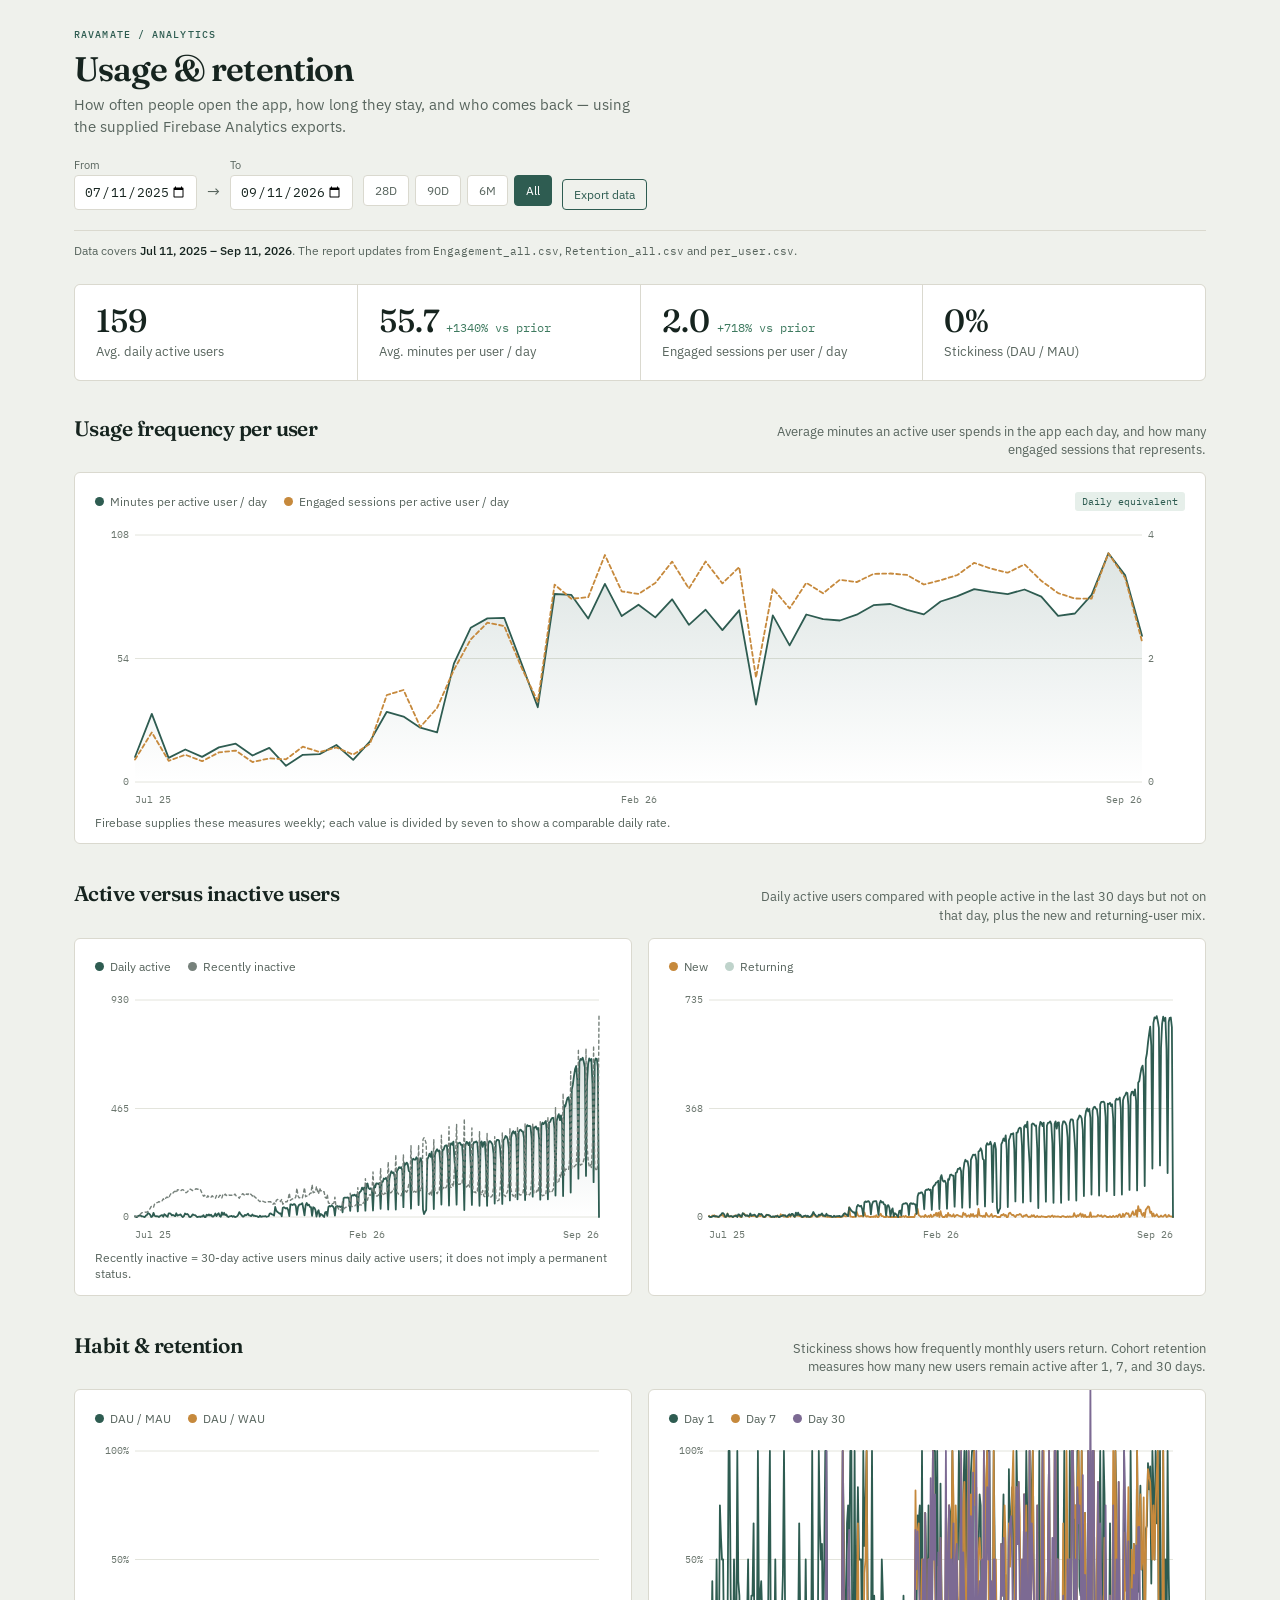
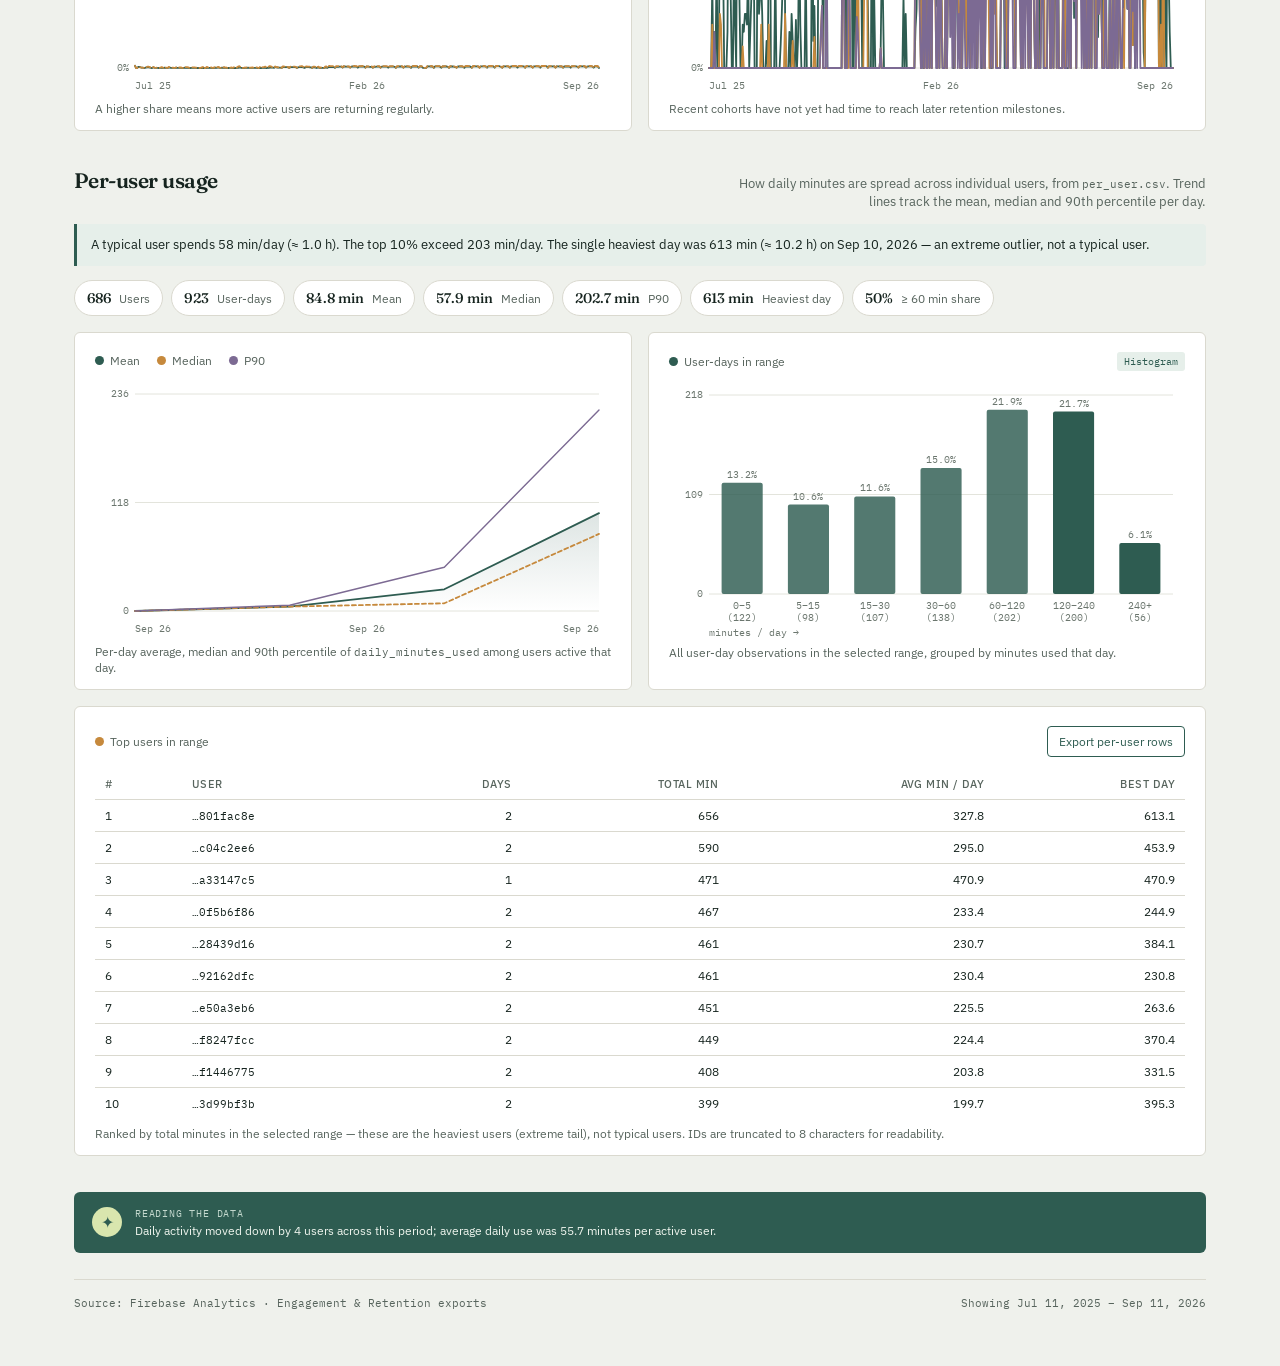
<file: index.html>
<!doctype html>
<html lang="en">
  <head>
    <meta charset="UTF-8" />
    <meta name="viewport" content="width=device-width, initial-scale=1.0" />
    <title>Ravamate · Usage &amp; Retention</title>
    <link rel="preconnect" href="https://fonts.googleapis.com" />
    <link rel="preconnect" href="https://fonts.gstatic.com" crossorigin />
    <link href="https://fonts.googleapis.com/css2?family=Fraunces:opsz,wght@9..144,500;9..144,600&family=IBM+Plex+Mono:wght@400;500&family=IBM+Plex+Sans:wght@400;500;600&display=swap" rel="stylesheet" />
    <link rel="stylesheet" href="styles.css" />
  </head>
  <body>
    <main class="wrap">
      <header class="report-head">
        <div class="title-block">
          <p class="eyebrow">Ravamate / Analytics</p>
          <h1>Usage &amp; retention</h1>
          <p>How often people open the app, how long they stay, and who comes back — using the supplied Firebase Analytics exports.</p>
        </div>
        <div class="filter-panel" aria-label="Date range filter">
          <div class="date-field"><label for="startDate">From</label><input id="startDate" type="date" /></div>
          <span class="date-sep" aria-hidden="true">→</span>
          <div class="date-field"><label for="endDate">To</label><input id="endDate" type="date" /></div>
          <div class="presets" aria-label="Quick date ranges">
            <button data-days="28" type="button">28D</button>
            <button data-days="90" type="button">90D</button>
            <button data-days="182" type="button">6M</button>
            <button data-days="all" type="button" class="active">All</button>
          </div>
          <button id="exportData" class="export-button" type="button">Export data</button>
        </div>
      </header>

      <p class="data-note">Data covers <strong id="fullRange">the supplied export</strong>. The report updates from <code>Engagement_all.csv</code>, <code>Retention_all.csv</code> and <code>per_user.csv</code>.</p>

      <section class="kpi-row" aria-label="Engagement summary">
        <article class="kpi"><div><strong id="dauValue">—</strong><span id="dauDelta" class="delta"></span></div><p>Avg. daily active users</p></article>
        <article class="kpi"><div><strong id="minutesValue">—</strong><span id="minutesDelta" class="delta"></span></div><p>Avg. minutes per user / day</p></article>
        <article class="kpi"><div><strong id="sessionsValue">—</strong><span id="sessionsDelta" class="delta"></span></div><p>Engaged sessions per user / day</p></article>
        <article class="kpi"><div><strong id="stickinessValue">—</strong><span id="stickinessDelta" class="delta"></span></div><p>Stickiness (DAU / MAU)</p></article>
      </section>

      <section class="section">
        <div class="section-head"><h2>Usage frequency per user</h2><p>Average minutes an active user spends in the app each day, and how many engaged sessions that represents.</p></div>
        <article class="panel wide-panel">
          <div class="panel-top"><div class="legend"><span><i class="forest"></i>Minutes per active user / day</span><span><i class="amber"></i>Engaged sessions per active user / day</span></div><span class="unit-note">Daily equivalent</span></div>
          <div class="chart-box usage-chart"><svg id="usageChart" class="chart" role="img" aria-label="Daily-equivalent minutes and engaged sessions per active user"></svg><div id="usageTooltip" class="tooltip"></div></div>
          <p class="panel-foot">Firebase supplies these measures weekly; each value is divided by seven to show a comparable daily rate.</p>
        </article>
      </section>

      <section class="section">
        <div class="section-head"><h2>Active versus inactive users</h2><p>Daily active users compared with people active in the last 30 days but not on that day, plus the new and returning-user mix.</p></div>
        <div class="panel-grid">
          <article class="panel">
            <div class="panel-top"><div class="legend"><span><i class="forest"></i>Daily active</span><span><i class="slate"></i>Recently inactive</span></div></div>
            <div class="chart-box"><svg id="activeChart" class="chart" role="img" aria-label="Daily active and recently inactive user trend"></svg><div id="activeTooltip" class="tooltip"></div></div>
            <p class="panel-foot">Recently inactive = 30-day active users minus daily active users; it does not imply a permanent status.</p>
          </article>
          <article class="panel">
            <div class="panel-top"><div class="legend"><span><i class="amber"></i>New</span><span><i class="mint"></i>Returning</span></div></div>
            <div class="chart-box"><svg id="acquisitionChart" class="chart" role="img" aria-label="Daily new and returning users"></svg><div id="acquisitionTooltip" class="tooltip"></div></div>
          </article>
        </div>
      </section>

      <section class="section">
        <div class="section-head"><h2>Habit &amp; retention</h2><p>Stickiness shows how frequently monthly users return. Cohort retention measures how many new users remain active after 1, 7, and 30 days.</p></div>
        <div class="panel-grid">
          <article class="panel">
            <div class="panel-top"><div class="legend"><span><i class="forest"></i>DAU / MAU</span><span><i class="amber"></i>DAU / WAU</span></div></div>
            <div class="chart-box"><svg id="stickinessChart" class="chart" role="img" aria-label="Daily and weekly user stickiness"></svg><div id="stickinessTooltip" class="tooltip"></div></div>
            <p class="panel-foot">A higher share means more active users are returning regularly.</p>
          </article>
          <article class="panel">
            <div class="panel-top"><div class="legend"><span><i class="forest"></i>Day 1</span><span><i class="amber"></i>Day 7</span><span><i class="plum"></i>Day 30</span></div></div>
            <div class="chart-box"><svg id="retentionChart" class="chart" role="img" aria-label="Cohort day 1, day 7 and day 30 retention"></svg><div id="retentionTooltip" class="tooltip"></div></div>
            <p class="panel-foot">Recent cohorts have not yet had time to reach later retention milestones.</p>
          </article>
        </div>
      </section>

      <section class="section">
        <div class="section-head"><h2>Per-user usage</h2><p>How daily minutes are spread across individual users, from <code>per_user.csv</code>. Trend lines track the mean, median and 90th percentile per day.</p></div>
        <p id="perUserHeadline" class="section-lede" aria-live="polite"></p>
        <div id="perUserStats" class="stat-strip" aria-label="Per-user usage summary"></div>
        <div class="panel-grid">
          <article class="panel">
            <div class="panel-top"><div class="legend"><span><i class="forest"></i>Mean</span><span><i class="amber"></i>Median</span><span><i class="plum"></i>P90</span></div></div>
            <div class="chart-box"><svg id="perUserTrendChart" class="chart" role="img" aria-label="Mean, median and 90th percentile of daily minutes per user"></svg><div id="perUserTrendTooltip" class="tooltip"></div></div>
            <p class="panel-foot">Per-day average, median and 90th percentile of <code>daily_minutes_used</code> among users active that day.</p>
          </article>
          <article class="panel">
            <div class="panel-top"><div class="legend"><span><i class="forest"></i>User-days in range</span></div><span class="unit-note">Histogram</span></div>
            <div class="chart-box"><svg id="perUserHistChart" class="chart" role="img" aria-label="Distribution of daily minutes per user"></svg><div id="perUserHistTooltip" class="tooltip"></div></div>
            <p class="panel-foot">All user-day observations in the selected range, grouped by minutes used that day.</p>
          </article>
        </div>
        <article class="panel table-panel">
          <div class="panel-top"><div class="legend"><span><i class="amber"></i>Top users in range</span></div><button id="exportPerUser" class="export-button" type="button">Export per-user rows</button></div>
          <div class="table-wrap"><table id="perUserTable" class="data-table" aria-label="Top users by minutes in selected range"></table></div>
          <p class="panel-foot">Ranked by total minutes in the selected range — these are the heaviest users (extreme tail), not typical users. IDs are truncated to 8 characters for readability.</p>
        </article>
      </section>

      <aside class="insight-strip"><span aria-hidden="true">✦</span><p><small>Reading the data</small><strong id="insightText">Loading CSV data…</strong></p></aside>

      <footer><span>Source: Firebase Analytics · Engagement &amp; Retention exports</span><span id="rangeLabel"></span></footer>
    </main>
    <script src="app.js"></script>
  </body>
</html>
</file>
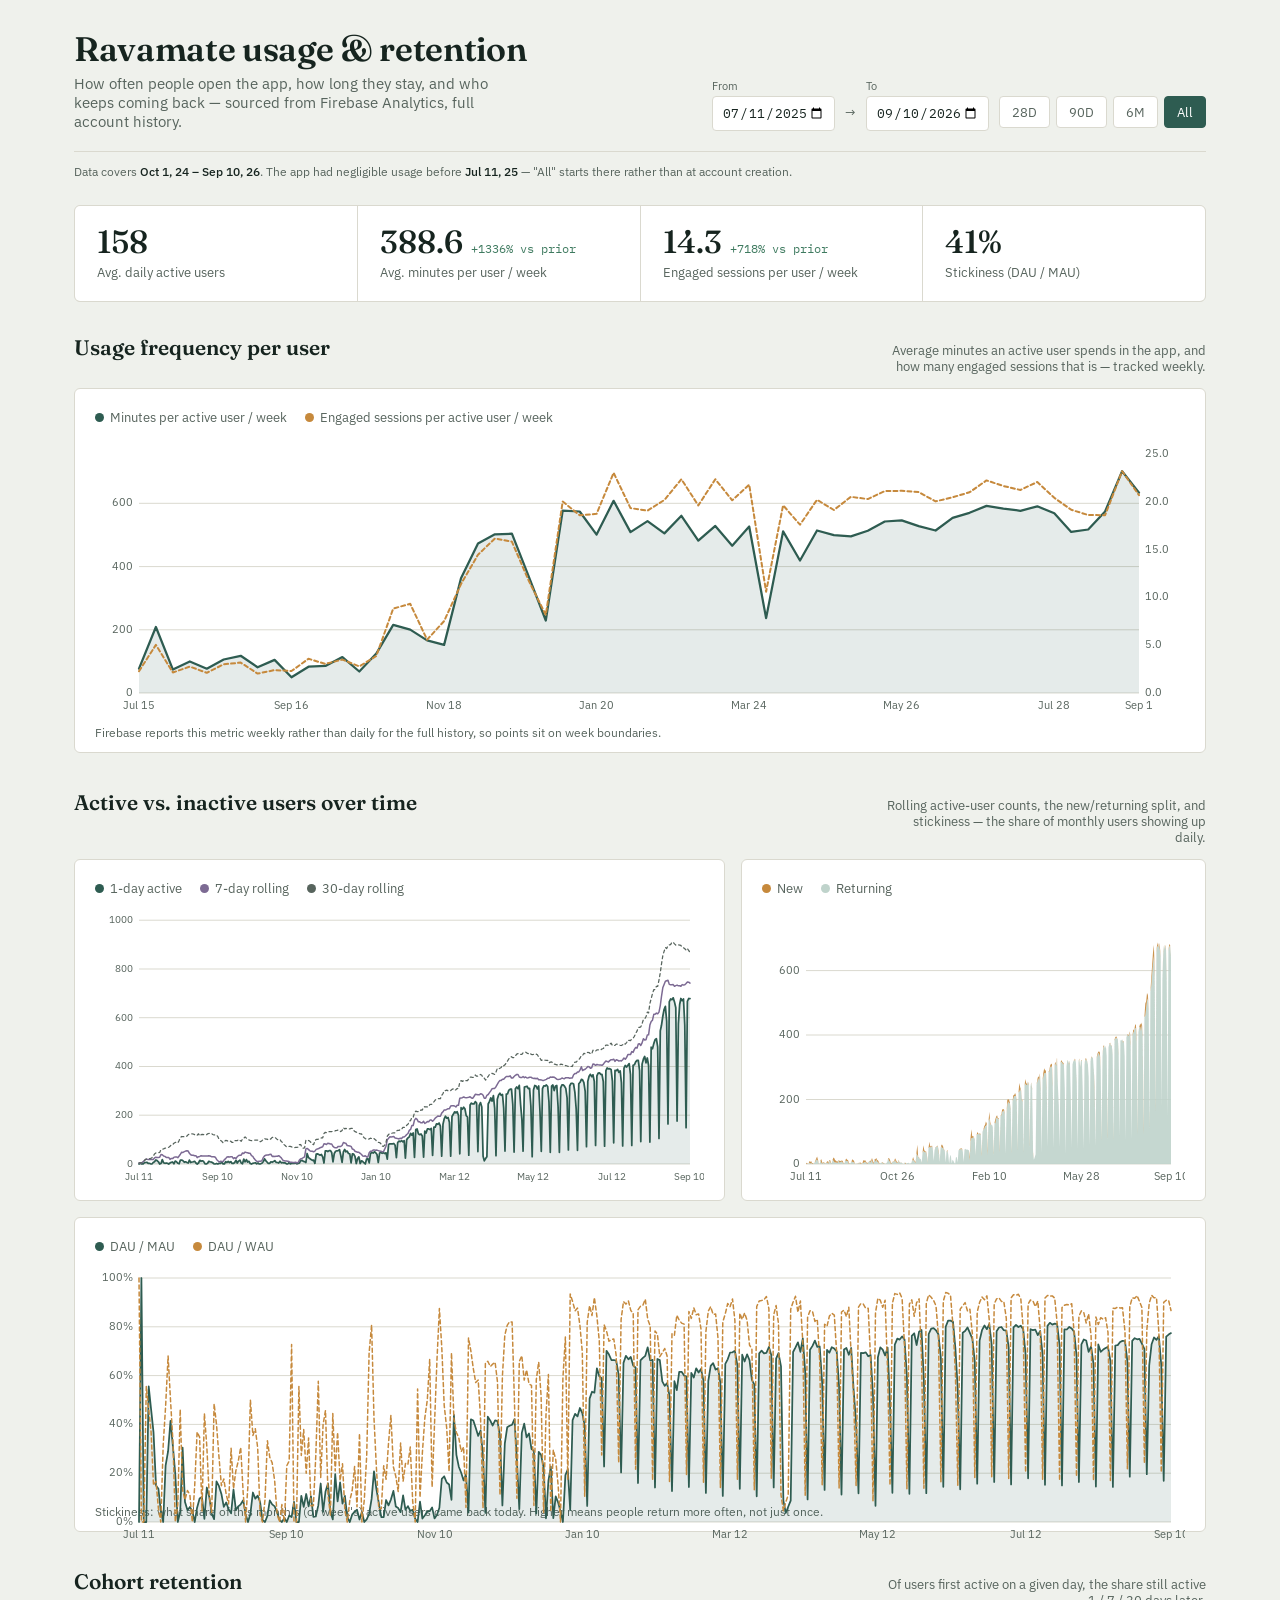
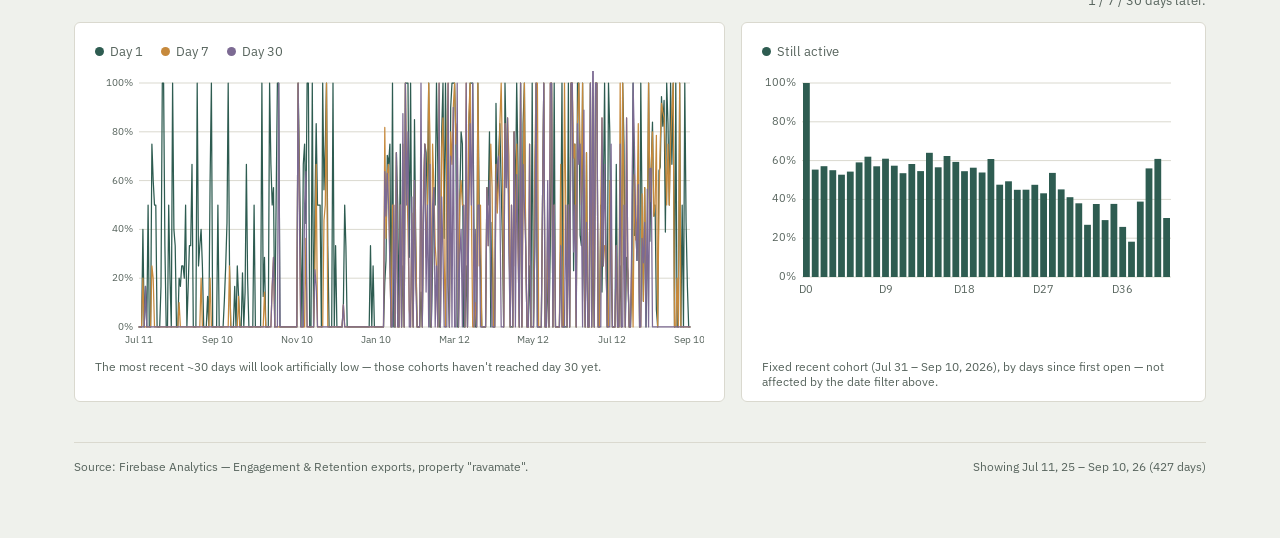
<file: ravamate_dashboard.html>
<!DOCTYPE html>
<html lang="en">
<head>
<meta charset="UTF-8">
<meta name="viewport" content="width=device-width, initial-scale=1.0">
<title>Ravamate — Engagement & Retention</title>
<link rel="preconnect" href="https://fonts.googleapis.com">
<link href="https://fonts.googleapis.com/css2?family=Fraunces:opsz,wght@9..144,400;9..144,500;9..144,600&family=IBM+Plex+Sans:wght@400;500;600&family=IBM+Plex+Mono:wght@400;500&display=swap" rel="stylesheet">
<style>
  :root{
    --bg:#EFF1EC;
    --surface:#FFFFFF;
    --ink:#16241F;
    --ink-soft:#57645D;
    --line:#DAD9CF;
    --primary:#2E5C51;
    --primary-soft:#BFD3CB;
    --amber:#C6893C;
    --plum:#7C6A93;
    --up:#3E7A5F;
    --down:#B4573D;
  }
  *{box-sizing:border-box;}
  html,body{margin:0;padding:0;}
  body{
    background:var(--bg);
    color:var(--ink);
    font-family:'IBM Plex Sans', sans-serif;
    -webkit-font-smoothing:antialiased;
    min-height:100vh;
  }
  .wrap{max-width:1180px;margin:0 auto;padding:28px 24px 64px;}

  header{
    display:flex;
    justify-content:space-between;
    align-items:flex-end;
    flex-wrap:wrap;
    gap:20px;
    padding-bottom:20px;
    border-bottom:1px solid var(--line);
    margin-bottom:12px;
  }
  .title-block h1{
    font-family:'Fraunces', serif;
    font-weight:600;
    font-size:34px;
    letter-spacing:-0.01em;
    margin:0 0 4px 0;
    color:var(--ink);
  }
  .title-block p{
    margin:0;
    color:var(--ink-soft);
    font-size:14.5px;
    max-width:48ch;
  }

  .filter-panel{display:flex;align-items:center;gap:10px;flex-wrap:wrap;}
  .date-field{display:flex;flex-direction:column;gap:3px;}
  .date-field label{font-size:11px;color:var(--ink-soft);}
  .date-field input{
    font-family:'IBM Plex Mono', monospace;
    font-size:13px;
    padding:7px 9px;
    border:1px solid var(--line);
    border-radius:4px;
    background:var(--surface);
    color:var(--ink);
  }
  .date-sep{color:var(--ink-soft);font-size:13px;padding-top:14px;}
  .presets{display:flex;gap:6px;padding-top:14px;}
  .presets button{
    font-family:'IBM Plex Sans', sans-serif;
    font-size:12.5px;
    padding:7px 12px;
    border:1px solid var(--line);
    background:var(--surface);
    color:var(--ink-soft);
    border-radius:4px;
    cursor:pointer;
    transition:all .15s ease;
  }
  .presets button:hover{border-color:var(--primary);color:var(--primary);}
  .presets button.active{background:var(--primary);border-color:var(--primary);color:#fff;}

  .data-note{
    font-size:12px;
    color:var(--ink-soft);
    margin-bottom:26px;
  }
  .data-note strong{color:var(--ink);font-weight:500;}

  .kpi-row{
    display:grid;
    grid-template-columns:repeat(4,1fr);
    gap:1px;
    background:var(--line);
    border:1px solid var(--line);
    border-radius:6px;
    overflow:hidden;
    margin-bottom:32px;
  }
  .kpi{background:var(--surface);padding:20px 22px;}
  .kpi .num{font-family:'Fraunces', serif;font-size:32px;font-weight:500;line-height:1;color:var(--ink);}
  .kpi .delta{font-family:'IBM Plex Mono', monospace;font-size:12px;margin-left:8px;}
  .kpi .delta.up{color:var(--up);}
  .kpi .delta.down{color:var(--down);}
  .kpi .label{margin-top:6px;font-size:13px;color:var(--ink-soft);}

  .section{margin-bottom:36px;}
  .section-head{display:flex;justify-content:space-between;align-items:baseline;margin-bottom:14px;gap:16px;}
  .section-head h2{font-family:'Fraunces', serif;font-size:21px;font-weight:600;margin:0;}
  .section-head .note{font-size:12.5px;color:var(--ink-soft);text-align:right;max-width:40ch;}

  .panel{background:var(--surface);border:1px solid var(--line);border-radius:6px;padding:20px 20px 12px;}
  .panel-row{display:grid;grid-template-columns:1.4fr 1fr;gap:16px;}
  .legend-row{display:flex;gap:18px;flex-wrap:wrap;margin-bottom:12px;font-size:12.5px;color:var(--ink-soft);}
  .legend-row span{display:inline-flex;align-items:center;gap:6px;}
  .dot{width:9px;height:9px;border-radius:50%;display:inline-block;}
  .chart-box{position:relative;height:280px;}
  .chart-box.small{height:230px;}
  .panel-foot{margin-top:8px;font-size:11.5px;color:var(--ink-soft);}

  footer{
    margin-top:40px;
    padding-top:16px;
    border-top:1px solid var(--line);
    font-size:12px;
    color:var(--ink-soft);
    display:flex;
    justify-content:space-between;
    flex-wrap:wrap;
    gap:8px;
  }

  @media (max-width: 860px){
    .kpi-row{grid-template-columns:repeat(2,1fr);}
    .panel-row{grid-template-columns:1fr;}
    header{align-items:flex-start;}
  }
</style>
</head>
<body>
<div class="wrap">

  <header>
    <div class="title-block">
      <h1>Ravamate usage & retention</h1>
      <p>How often people open the app, how long they stay, and who keeps coming back — sourced from Firebase Analytics, full account history.</p>
    </div>
    <div class="filter-panel">
      <div class="date-field">
        <label for="dateFrom">From</label>
        <input type="date" id="dateFrom">
      </div>
      <div class="date-sep">→</div>
      <div class="date-field">
        <label for="dateTo">To</label>
        <input type="date" id="dateTo">
      </div>
      <div class="presets">
        <button data-range="28">28D</button>
        <button data-range="90">90D</button>
        <button data-range="182">6M</button>
        <button data-range="all" class="active">All</button>
      </div>
    </div>
  </header>
  <div class="data-note">Data covers <strong id="fullRangeLabel"></strong>. The app had negligible usage before <strong id="firstActiveLabel"></strong> — "All" starts there rather than at account creation.</div>

  <div class="kpi-row">
    <div class="kpi">
      <div><span class="num" id="kpiDau">–</span><span class="delta" id="kpiDauDelta"></span></div>
      <div class="label">Avg. daily active users</div>
    </div>
    <div class="kpi">
      <div><span class="num" id="kpiMinutes">–</span><span class="delta" id="kpiMinutesDelta"></span></div>
      <div class="label">Avg. minutes per user / week</div>
    </div>
    <div class="kpi">
      <div><span class="num" id="kpiSessions">–</span><span class="delta" id="kpiSessionsDelta"></span></div>
      <div class="label">Engaged sessions per user / week</div>
    </div>
    <div class="kpi">
      <div><span class="num" id="kpiStickiness">–</span><span class="delta" id="kpiStickinessDelta"></span></div>
      <div class="label">Stickiness (DAU / MAU)</div>
    </div>
  </div>

  <div class="section">
    <div class="section-head">
      <h2>Usage frequency per user</h2>
      <div class="note">Average minutes an active user spends in the app, and how many engaged sessions that is — tracked weekly.</div>
    </div>
    <div class="panel">
      <div class="legend-row">
        <span><span class="dot" style="background:var(--primary)"></span>Minutes per active user / week</span>
        <span><span class="dot" style="background:var(--amber)"></span>Engaged sessions per active user / week</span>
      </div>
      <div class="chart-box"><div id="chartUsage" style="width:100%;height:100%;"></div></div>
      <div class="panel-foot">Firebase reports this metric weekly rather than daily for the full history, so points sit on week boundaries.</div>
    </div>
  </div>

  <div class="section">
    <div class="section-head">
      <h2>Active vs. inactive users over time</h2>
      <div class="note">Rolling active-user counts, the new/returning split, and stickiness — the share of monthly users showing up daily.</div>
    </div>
    <div class="panel-row">
      <div class="panel">
        <div class="legend-row">
          <span><span class="dot" style="background:var(--primary)"></span>1-day active</span>
          <span><span class="dot" style="background:var(--plum)"></span>7-day rolling</span>
          <span><span class="dot" style="background:var(--ink-soft)"></span>30-day rolling</span>
        </div>
        <div class="chart-box"><div id="chartActiveTrend" style="width:100%;height:100%;"></div></div>
      </div>
      <div class="panel">
        <div class="legend-row">
          <span><span class="dot" style="background:var(--amber)"></span>New</span>
          <span><span class="dot" style="background:var(--primary-soft)"></span>Returning</span>
        </div>
        <div class="chart-box"><div id="chartNewReturning" style="width:100%;height:100%;"></div></div>
      </div>
    </div>
    <div class="panel" style="margin-top:16px;">
      <div class="legend-row">
        <span><span class="dot" style="background:var(--primary)"></span>DAU / MAU</span>
        <span><span class="dot" style="background:var(--amber)"></span>DAU / WAU</span>
      </div>
      <div class="chart-box small"><div id="chartStickiness" style="width:100%;height:100%;"></div></div>
      <div class="panel-foot">Stickiness: what share of this month's (or week's) active users came back today. Higher means people return more often, not just once.</div>
    </div>
  </div>

  <div class="section">
    <div class="section-head">
      <h2>Cohort retention</h2>
      <div class="note">Of users first active on a given day, the share still active 1 / 7 / 30 days later.</div>
    </div>
    <div class="panel-row">
      <div class="panel">
        <div class="legend-row">
          <span><span class="dot" style="background:var(--primary)"></span>Day 1</span>
          <span><span class="dot" style="background:var(--amber)"></span>Day 7</span>
          <span><span class="dot" style="background:var(--plum)"></span>Day 30</span>
        </div>
        <div class="chart-box"><div id="chartRetentionTime" style="width:100%;height:100%;"></div></div>
        <div class="panel-foot">The most recent ~30 days will look artificially low — those cohorts haven't reached day 30 yet.</div>
      </div>
      <div class="panel">
        <div class="legend-row">
          <span><span class="dot" style="background:var(--primary)"></span>Still active</span>
        </div>
        <div class="chart-box"><div id="chartRetentionCurve" style="width:100%;height:100%;"></div></div>
        <div class="panel-foot">Fixed recent cohort (Jul 31 – Sep 10, 2026), by days since first open — not affected by the date filter above.</div>
      </div>
    </div>
  </div>

  <footer>
    <span>Source: Firebase Analytics — Engagement & Retention exports, property "ravamate".</span>
    <span id="rangeLabel"></span>
  </footer>

</div>

<script>
const RAW = {"dailyDates":["2024-10-01","2024-10-02","2024-10-03","2024-10-04","2024-10-05","2024-10-06","2024-10-07","2024-10-08","2024-10-09","2024-10-10","2024-10-11","2024-10-12","2024-10-13","2024-10-14","2024-10-15","2024-10-16","2024-10-17","2024-10-18","2024-10-19","2024-10-20","2024-10-21","2024-10-22","2024-10-23","2024-10-24","2024-10-25","2024-10-26","2024-10-27","2024-10-28","2024-10-29","2024-10-30","2024-10-31","2024-11-01","2024-11-02","2024-11-03","2024-11-04","2024-11-05","2024-11-06","2024-11-07","2024-11-08","2024-11-09","2024-11-10","2024-11-11","2024-11-12","2024-11-13","2024-11-14","2024-11-15","2024-11-16","2024-11-17","2024-11-18","2024-11-19","2024-11-20","2024-11-21","2024-11-22","2024-11-23","2024-11-24","2024-11-25","2024-11-26","2024-11-27","2024-11-28","2024-11-29","2024-11-30","2024-12-01","2024-12-02","2024-12-03","2024-12-04","2024-12-05","2024-12-06","2024-12-07","2024-12-08","2024-12-09","2024-12-10","2024-12-11","2024-12-12","2024-12-13","2024-12-14","2024-12-15","2024-12-16","2024-12-17","2024-12-18","2024-12-19","2024-12-20","2024-12-21","2024-12-22","2024-12-23","2024-12-24","2024-12-25","2024-12-26","2024-12-27","2024-12-28","2024-12-29","2024-12-30","2024-12-31","2025-01-01","2025-01-02","2025-01-03","2025-01-04","2025-01-05","2025-01-06","2025-01-07","2025-01-08","2025-01-09","2025-01-10","2025-01-11","2025-01-12","2025-01-13","2025-01-14","2025-01-15","2025-01-16","2025-01-17","2025-01-18","2025-01-19","2025-01-20","2025-01-21","2025-01-22","2025-01-23","2025-01-24","2025-01-25","2025-01-26","2025-01-27","2025-01-28","2025-01-29","2025-01-30","2025-01-31","2025-02-01","2025-02-02","2025-02-03","2025-02-04","2025-02-05","2025-02-06","2025-02-07","2025-02-08","2025-02-09","2025-02-10","2025-02-11","2025-02-12","2025-02-13","2025-02-14","2025-02-15","2025-02-16","2025-02-17","2025-02-18","2025-02-19","2025-02-20","2025-02-21","2025-02-22","2025-02-23","2025-02-24","2025-02-25","2025-02-26","2025-02-27","2025-02-28","2025-03-01","2025-03-02","2025-03-03","2025-03-04","2025-03-05","2025-03-06","2025-03-07","2025-03-08","2025-03-09","2025-03-10","2025-03-11","2025-03-12","2025-03-13","2025-03-14","2025-03-15","2025-03-16","2025-03-17","2025-03-18","2025-03-19","2025-03-20","2025-03-21","2025-03-22","2025-03-23","2025-03-24","2025-03-25","2025-03-26","2025-03-27","2025-03-28","2025-03-29","2025-03-30","2025-03-31","2025-04-01","2025-04-02","2025-04-03","2025-04-04","2025-04-05","2025-04-06","2025-04-07","2025-04-08","2025-04-09","2025-04-10","2025-04-11","2025-04-12","2025-04-13","2025-04-14","2025-04-15","2025-04-16","2025-04-17","2025-04-18","2025-04-19","2025-04-20","2025-04-21","2025-04-22","2025-04-23","2025-04-24","2025-04-25","2025-04-26","2025-04-27","2025-04-28","2025-04-29","2025-04-30","2025-05-01","2025-05-02","2025-05-03","2025-05-04","2025-05-05","2025-05-06","2025-05-07","2025-05-08","2025-05-09","2025-05-10","2025-05-11","2025-05-12","2025-05-13","2025-05-14","2025-05-15","2025-05-16","2025-05-17","2025-05-18","2025-05-19","2025-05-20","2025-05-21","2025-05-22","2025-05-23","2025-05-24","2025-05-25","2025-05-26","2025-05-27","2025-05-28","2025-05-29","2025-05-30","2025-05-31","2025-06-01","2025-06-02","2025-06-03","2025-06-04","2025-06-05","2025-06-06","2025-06-07","2025-06-08","2025-06-09","2025-06-10","2025-06-11","2025-06-12","2025-06-13","2025-06-14","2025-06-15","2025-06-16","2025-06-17","2025-06-18","2025-06-19","2025-06-20","2025-06-21","2025-06-22","2025-06-23","2025-06-24","2025-06-25","2025-06-26","2025-06-27","2025-06-28","2025-06-29","2025-06-30","2025-07-01","2025-07-02","2025-07-03","2025-07-04","2025-07-05","2025-07-06","2025-07-07","2025-07-08","2025-07-09","2025-07-10","2025-07-11","2025-07-12","2025-07-13","2025-07-14","2025-07-15","2025-07-16","2025-07-17","2025-07-18","2025-07-19","2025-07-20","2025-07-21","2025-07-22","2025-07-23","2025-07-24","2025-07-25","2025-07-26","2025-07-27","2025-07-28","2025-07-29","2025-07-30","2025-07-31","2025-08-01","2025-08-02","2025-08-03","2025-08-04","2025-08-05","2025-08-06","2025-08-07","2025-08-08","2025-08-09","2025-08-10","2025-08-11","2025-08-12","2025-08-13","2025-08-14","2025-08-15","2025-08-16","2025-08-17","2025-08-18","2025-08-19","2025-08-20","2025-08-21","2025-08-22","2025-08-23","2025-08-24","2025-08-25","2025-08-26","2025-08-27","2025-08-28","2025-08-29","2025-08-30","2025-08-31","2025-09-01","2025-09-02","2025-09-03","2025-09-04","2025-09-05","2025-09-06","2025-09-07","2025-09-08","2025-09-09","2025-09-10","2025-09-11","2025-09-12","2025-09-13","2025-09-14","2025-09-15","2025-09-16","2025-09-17","2025-09-18","2025-09-19","2025-09-20","2025-09-21","2025-09-22","2025-09-23","2025-09-24","2025-09-25","2025-09-26","2025-09-27","2025-09-28","2025-09-29","2025-09-30","2025-10-01","2025-10-02","2025-10-03","2025-10-04","2025-10-05","2025-10-06","2025-10-07","2025-10-08","2025-10-09","2025-10-10","2025-10-11","2025-10-12","2025-10-13","2025-10-14","2025-10-15","2025-10-16","2025-10-17","2025-10-18","2025-10-19","2025-10-20","2025-10-21","2025-10-22","2025-10-23","2025-10-24","2025-10-25","2025-10-26","2025-10-27","2025-10-28","2025-10-29","2025-10-30","2025-10-31","2025-11-01","2025-11-02","2025-11-03","2025-11-04","2025-11-05","2025-11-06","2025-11-07","2025-11-08","2025-11-09","2025-11-10","2025-11-11","2025-11-12","2025-11-13","2025-11-14","2025-11-15","2025-11-16","2025-11-17","2025-11-18","2025-11-19","2025-11-20","2025-11-21","2025-11-22","2025-11-23","2025-11-24","2025-11-25","2025-11-26","2025-11-27","2025-11-28","2025-11-29","2025-11-30","2025-12-01","2025-12-02","2025-12-03","2025-12-04","2025-12-05","2025-12-06","2025-12-07","2025-12-08","2025-12-09","2025-12-10","2025-12-11","2025-12-12","2025-12-13","2025-12-14","2025-12-15","2025-12-16","2025-12-17","2025-12-18","2025-12-19","2025-12-20","2025-12-21","2025-12-22","2025-12-23","2025-12-24","2025-12-25","2025-12-26","2025-12-27","2025-12-28","2025-12-29","2025-12-30","2025-12-31","2026-01-01","2026-01-02","2026-01-03","2026-01-04","2026-01-05","2026-01-06","2026-01-07","2026-01-08","2026-01-09","2026-01-10","2026-01-11","2026-01-12","2026-01-13","2026-01-14","2026-01-15","2026-01-16","2026-01-17","2026-01-18","2026-01-19","2026-01-20","2026-01-21","2026-01-22","2026-01-23","2026-01-24","2026-01-25","2026-01-26","2026-01-27","2026-01-28","2026-01-29","2026-01-30","2026-01-31","2026-02-01","2026-02-02","2026-02-03","2026-02-04","2026-02-05","2026-02-06","2026-02-07","2026-02-08","2026-02-09","2026-02-10","2026-02-11","2026-02-12","2026-02-13","2026-02-14","2026-02-15","2026-02-16","2026-02-17","2026-02-18","2026-02-19","2026-02-20","2026-02-21","2026-02-22","2026-02-23","2026-02-24","2026-02-25","2026-02-26","2026-02-27","2026-02-28","2026-03-01","2026-03-02","2026-03-03","2026-03-04","2026-03-05","2026-03-06","2026-03-07","2026-03-08","2026-03-09","2026-03-10","2026-03-11","2026-03-12","2026-03-13","2026-03-14","2026-03-15","2026-03-16","2026-03-17","2026-03-18","2026-03-19","2026-03-20","2026-03-21","2026-03-22","2026-03-23","2026-03-24","2026-03-25","2026-03-26","2026-03-27","2026-03-28","2026-03-29","2026-03-30","2026-03-31","2026-04-01","2026-04-02","2026-04-03","2026-04-04","2026-04-05","2026-04-06","2026-04-07","2026-04-08","2026-04-09","2026-04-10","2026-04-11","2026-04-12","2026-04-13","2026-04-14","2026-04-15","2026-04-16","2026-04-17","2026-04-18","2026-04-19","2026-04-20","2026-04-21","2026-04-22","2026-04-23","2026-04-24","2026-04-25","2026-04-26","2026-04-27","2026-04-28","2026-04-29","2026-04-30","2026-05-01","2026-05-02","2026-05-03","2026-05-04","2026-05-05","2026-05-06","2026-05-07","2026-05-08","2026-05-09","2026-05-10","2026-05-11","2026-05-12","2026-05-13","2026-05-14","2026-05-15","2026-05-16","2026-05-17","2026-05-18","2026-05-19","2026-05-20","2026-05-21","2026-05-22","2026-05-23","2026-05-24","2026-05-25","2026-05-26","2026-05-27","2026-05-28","2026-05-29","2026-05-30","2026-05-31","2026-06-01","2026-06-02","2026-06-03","2026-06-04","2026-06-05","2026-06-06","2026-06-07","2026-06-08","2026-06-09","2026-06-10","2026-06-11","2026-06-12","2026-06-13","2026-06-14","2026-06-15","2026-06-16","2026-06-17","2026-06-18","2026-06-19","2026-06-20","2026-06-21","2026-06-22","2026-06-23","2026-06-24","2026-06-25","2026-06-26","2026-06-27","2026-06-28","2026-06-29","2026-06-30","2026-07-01","2026-07-02","2026-07-03","2026-07-04","2026-07-05","2026-07-06","2026-07-07","2026-07-08","2026-07-09","2026-07-10","2026-07-11","2026-07-12","2026-07-13","2026-07-14","2026-07-15","2026-07-16","2026-07-17","2026-07-18","2026-07-19","2026-07-20","2026-07-21","2026-07-22","2026-07-23","2026-07-24","2026-07-25","2026-07-26","2026-07-27","2026-07-28","2026-07-29","2026-07-30","2026-07-31","2026-08-01","2026-08-02","2026-08-03","2026-08-04","2026-08-05","2026-08-06","2026-08-07","2026-08-08","2026-08-09","2026-08-10","2026-08-11","2026-08-12","2026-08-13","2026-08-14","2026-08-15","2026-08-16","2026-08-17","2026-08-18","2026-08-19","2026-08-20","2026-08-21","2026-08-22","2026-08-23","2026-08-24","2026-08-25","2026-08-26","2026-08-27","2026-08-28","2026-08-29","2026-08-30","2026-08-31","2026-09-01","2026-09-02","2026-09-03","2026-09-04","2026-09-05","2026-09-06","2026-09-07","2026-09-08","2026-09-09","2026-09-10"],"active1d":[0,0,0,0,0,0,0,0,0,0,0,0,0,0,0,0,0,0,0,0,0,0,0,0,0,0,0,0,0,0,0,0,0,0,0,0,0,0,0,0,0,0,0,0,0,0,0,0,0,0,0,0,0,0,0,0,0,0,0,0,0,0,0,0,0,0,0,0,0,0,0,0,0,0,0,0,0,0,0,0,0,0,0,0,0,0,0,0,0,0,0,0,0,0,0,0,0,0,0,0,0,0,0,0,0,0,0,0,0,0,0,0,0,0,0,0,0,0,0,0,0,0,0,0,0,0,0,0,0,0,0,0,0,0,0,0,0,0,0,0,0,0,0,0,0,0,0,0,0,0,0,0,0,0,0,0,0,0,0,0,0,0,0,0,0,0,0,0,0,0,0,0,0,0,0,0,0,0,0,0,0,0,0,0,0,0,0,0,0,0,0,0,0,0,0,0,0,0,0,0,0,0,0,0,0,0,0,0,0,0,0,0,0,0,0,0,0,0,0,0,0,0,0,0,0,0,0,0,0,0,0,0,0,0,0,0,0,0,0,0,0,0,0,0,0,0,0,0,0,0,0,0,0,0,0,0,0,0,0,0,0,0,0,0,0,0,0,0,0,0,0,0,0,0,0,0,0,0,0,0,0,0,0,0,4,0,0,5,6,7,3,3,1,0,6,9,17,14,9,0,2,18,5,3,4,3,0,4,7,8,1,12,9,3,1,16,16,13,7,9,6,4,16,6,8,9,11,4,0,4,15,11,13,10,1,0,3,11,9,8,5,1,0,2,0,3,2,8,0,0,10,6,11,6,10,2,2,6,15,4,12,16,4,1,20,9,18,8,11,2,0,3,4,5,1,4,0,1,3,9,21,14,8,2,2,9,7,10,14,7,6,4,11,5,6,4,4,1,0,6,1,2,3,3,4,1,2,4,14,15,11,10,6,43,27,22,19,15,16,3,40,42,39,36,39,29,4,54,54,51,55,55,47,9,43,52,54,55,59,35,7,50,60,50,53,43,42,5,42,40,31,2,22,29,2,13,10,5,0,20,22,5,43,47,45,50,46,39,6,45,47,44,46,43,46,20,80,83,83,83,84,77,26,88,94,92,96,91,95,24,100,107,111,126,118,127,27,141,144,124,120,123,115,28,135,127,144,144,141,146,35,151,151,165,163,168,155,32,163,185,196,188,191,171,32,195,204,214,210,214,199,42,231,225,233,227,198,193,36,242,250,246,246,256,250,51,241,252,234,32,13,22,30,246,257,271,258,280,228,34,266,283,290,282,285,230,53,287,288,303,307,307,244,49,309,316,309,323,244,183,53,316,317,319,309,310,237,30,303,322,320,308,320,214,52,309,321,320,324,318,254,48,319,324,301,320,322,235,48,312,325,325,319,310,271,58,320,331,331,328,294,226,56,329,335,347,345,334,298,71,339,360,368,358,366,339,76,362,373,374,367,367,338,73,383,394,390,391,388,340,87,384,383,388,376,382,334,74,393,404,398,405,412,367,76,405,407,419,425,425,383,92,410,430,441,415,435,404,90,479,473,494,510,514,481,105,546,569,605,634,647,585,164,665,677,674,682,665,641,176,576,655,679,670,677,569,149,667,679,678,643],"active7d":[0,0,0,0,0,0,0,0,0,0,0,0,0,0,0,0,0,0,0,0,0,0,0,0,0,0,0,0,0,0,0,0,0,0,0,0,0,0,0,0,0,0,0,0,0,0,0,0,0,0,0,0,0,0,0,0,0,0,0,0,0,0,0,0,0,0,0,0,0,0,0,0,0,0,0,0,0,0,0,0,0,0,0,0,0,0,0,0,0,0,0,0,0,0,0,0,0,0,0,0,0,0,0,0,0,0,0,0,0,0,0,0,0,0,0,0,0,0,0,0,0,0,0,0,0,0,0,0,0,0,0,0,0,0,0,0,0,0,0,0,0,0,0,0,0,0,0,0,0,0,0,0,0,0,0,0,0,0,0,0,0,0,0,0,0,0,0,0,0,0,0,0,0,0,0,0,0,0,0,0,0,0,0,0,0,0,0,0,0,0,0,0,0,0,0,0,0,0,0,0,0,0,0,0,0,0,0,0,0,0,0,0,0,0,0,0,0,0,0,0,0,0,0,0,0,0,0,0,0,0,0,0,0,0,0,0,0,0,0,0,0,0,0,0,0,0,0,0,0,0,0,0,0,0,0,0,0,0,0,0,0,0,0,0,0,0,0,0,0,0,0,0,0,0,0,0,0,0,0,0,0,0,0,4,4,4,9,13,19,20,18,18,18,19,19,25,28,27,27,28,39,38,33,31,27,27,27,19,23,22,27,29,29,26,33,40,48,47,51,53,54,53,44,38,36,36,34,34,26,30,31,34,33,33,33,33,33,34,33,30,30,30,28,19,13,8,11,10,10,18,22,29,30,29,30,30,22,26,22,30,35,36,36,45,43,49,47,46,44,44,34,31,22,16,11,10,11,11,13,26,33,36,37,37,39,40,31,32,31,32,32,34,30,25,17,13,12,12,11,10,7,7,6,6,7,5,6,16,21,23,26,29,62,64,60,55,52,52,50,53,60,62,63,67,69,71,83,82,80,85,84,82,82,72,68,67,67,72,72,72,76,88,86,85,76,75,74,72,61,60,52,50,48,48,44,39,33,32,34,29,29,46,52,52,57,57,56,57,55,53,52,50,51,62,73,99,106,112,111,112,113,107,106,104,103,106,105,111,111,115,121,125,138,142,158,158,180,187,183,173,173,169,169,175,166,170,174,173,180,180,175,181,188,192,197,196,196,209,214,222,221,224,227,227,238,239,239,238,234,241,241,270,271,272,275,273,272,273,274,276,271,270,277,286,285,284,284,288,287,282,270,270,282,285,293,300,309,310,310,317,327,336,343,343,348,348,354,359,359,359,362,353,353,359,364,367,367,357,355,355,359,354,357,353,354,356,356,353,351,352,350,352,346,346,345,343,343,345,347,352,352,357,356,357,356,352,348,347,348,349,353,351,350,354,354,354,352,353,353,366,371,371,377,378,386,399,383,387,389,394,400,399,393,395,410,409,405,408,407,406,406,405,409,417,423,420,419,424,428,428,430,421,428,426,422,424,422,428,435,430,437,449,449,449,461,458,470,478,475,492,493,486,497,514,509,510,529,530,570,584,590,614,614,619,616,623,650,687,723,737,750,752,754,737,735,735,736,729,732,734,731,731,729,736,734,735,741,747,746,742],"active30d":[0,0,0,0,0,0,0,0,0,0,0,0,0,0,0,0,0,0,0,0,0,0,0,0,0,0,0,0,0,0,0,0,0,0,0,0,0,0,0,0,0,0,0,0,0,0,0,0,0,0,0,0,0,0,0,0,0,0,0,0,0,0,0,0,0,0,0,0,0,0,0,0,0,0,0,0,0,0,0,0,0,0,0,0,0,0,0,0,0,0,0,0,0,0,0,0,0,0,0,0,0,0,0,0,0,0,0,0,0,0,0,0,0,0,0,0,0,0,0,0,0,0,0,0,0,0,0,0,0,0,0,0,0,0,0,0,0,0,0,0,0,0,0,0,0,0,0,0,0,0,0,0,0,0,0,0,0,0,0,0,0,0,0,0,0,0,0,0,0,0,0,0,0,0,0,0,0,0,0,0,0,0,0,0,0,0,0,0,0,0,0,0,0,0,0,0,0,0,0,0,0,0,0,0,0,0,0,0,0,0,0,0,0,0,0,0,0,0,0,0,0,0,0,0,0,0,0,0,0,0,0,0,0,0,0,0,0,0,0,0,0,0,0,0,0,0,0,0,0,0,0,0,0,0,0,0,0,0,0,0,0,0,0,0,0,0,0,0,0,0,0,0,0,0,0,0,0,0,0,0,0,0,0,4,4,4,9,13,19,20,22,22,22,26,31,41,45,46,46,47,59,61,62,65,66,66,68,73,78,79,85,88,88,86,96,108,113,112,112,115,114,120,123,124,124,123,120,117,118,124,115,120,122,120,119,119,124,125,125,126,121,119,119,119,112,100,97,93,87,93,97,96,93,95,93,88,88,95,96,96,101,97,93,102,106,111,106,103,99,97,96,97,98,98,98,98,92,92,95,101,104,102,102,99,100,103,109,110,110,105,100,101,101,92,88,80,76,70,72,72,72,70,68,67,68,68,69,79,80,68,65,66,98,98,97,94,88,82,79,95,101,101,102,104,107,107,125,130,129,132,133,133,133,134,134,137,138,140,136,133,137,149,144,146,144,144,144,146,146,138,133,131,128,126,124,124,114,108,104,102,101,103,106,104,107,103,99,91,89,88,83,73,72,78,88,114,121,125,125,127,128,128,135,138,138,142,142,150,150,151,159,163,176,178,191,191,211,217,215,215,216,222,221,234,235,234,234,235,245,244,247,255,262,266,268,268,268,282,289,301,301,303,300,299,301,306,308,302,305,310,309,337,342,339,342,340,342,342,350,356,356,355,357,365,360,360,364,367,364,353,352,344,353,359,368,370,372,370,367,377,392,390,393,396,405,403,407,415,423,432,439,440,436,437,443,451,453,449,450,450,456,458,459,455,453,456,451,449,450,453,451,448,439,434,425,427,428,426,425,425,415,418,419,415,410,409,407,406,405,410,409,406,403,404,402,400,401,401,400,413,418,418,424,428,435,445,445,454,452,456,458,457,453,451,467,463,463,468,468,467,468,472,474,480,488,488,486,491,496,486,486,487,492,491,488,487,486,489,495,492,498,508,507,506,513,516,524,536,545,560,561,563,575,593,595,604,623,620,658,678,699,715,716,729,729,755,785,820,854,872,888,884,896,899,900,909,910,903,898,898,899,898,897,889,887,883,878,884,876,869],"dauMau":[0.0,0.0,0.0,0.0,0.0,0.0,0.0,0.0,0.0,0.0,0.0,0.0,0.0,0.0,0.0,0.0,0.0,0.0,0.0,0.0,0.0,0.0,0.0,0.0,0.0,0.0,0.0,0.0,0.0,0.0,0.0,0.0,0.0,0.0,0.0,0.0,0.0,0.0,0.0,0.0,0.0,0.0,0.0,0.0,0.0,0.0,0.0,0.0,0.0,0.0,0.0,0.0,0.0,0.0,0.0,0.0,0.0,0.0,0.0,0.0,0.0,0.0,0.0,0.0,0.0,0.0,0.0,0.0,0.0,0.0,0.0,0.0,0.0,0.0,0.0,0.0,0.0,0.0,0.0,0.0,0.0,0.0,0.0,0.0,0.0,0.0,0.0,0.0,0.0,0.0,0.0,0.0,0.0,0.0,0.0,0.0,0.0,0.0,0.0,0.0,0.0,0.0,0.0,0.0,0.0,0.0,0.0,0.0,0.0,0.0,0.0,0.0,0.0,0.0,0.0,0.0,0.0,0.0,0.0,0.0,0.0,0.0,0.0,0.0,0.0,0.0,0.0,0.0,0.0,0.0,0.0,0.0,0.0,0.0,0.0,0.0,0.0,0.0,0.0,0.0,0.0,0.0,0.0,0.0,0.0,0.0,0.0,0.0,0.0,0.0,0.0,0.0,0.0,0.0,0.0,0.0,0.0,0.0,0.0,0.0,0.0,0.0,0.0,0.0,0.0,0.0,0.0,0.0,0.0,0.0,0.0,0.0,0.0,0.0,0.0,0.0,0.0,0.0,0.0,0.0,0.0,0.0,0.0,0.0,0.0,0.0,0.0,0.0,0.0,0.0,0.0,0.0,0.0,0.0,0.0,0.0,0.0,0.0,0.0,0.0,0.0,0.0,0.0,0.0,0.0,0.0,0.0,0.0,0.0,0.0,0.0,0.0,0.0,0.0,0.0,0.0,0.0,0.0,0.0,0.0,0.0,0.0,0.0,0.0,0.0,0.0,0.0,0.0,0.0,0.0,0.0,0.0,0.0,0.0,0.0,0.0,0.0,0.0,0.0,0.0,0.0,0.0,0.0,0.0,0.0,0.0,0.0,0.0,0.0,0.0,0.0,0.0,0.0,0.0,0.0,0.0,0.0,0.0,0.0,0.0,0.0,0.0,0.0,0.0,0.0,0.0,0.0,0.0,0.0,0.0,0.0,0.0,0.0,0.0,0.0,0.0,0.0,0.0,0.0,0.0,0.0,0.0,0.0,0.0,100.0,0.0,0.0,55.56,46.15,36.84,15.0,13.64,4.55,0.0,23.08,29.03,41.46,31.11,19.57,0.0,4.26,30.51,8.2,4.84,6.15,4.55,0.0,5.88,9.59,10.26,1.27,14.12,10.23,3.41,1.16,16.67,14.81,11.5,6.25,8.04,5.22,3.51,13.33,4.88,6.45,7.26,8.94,3.33,0.0,3.39,12.1,9.57,10.83,8.2,0.83,0.0,2.52,8.87,7.2,6.4,3.97,0.83,0.0,1.68,0.0,2.68,2.0,8.25,0.0,0.0,10.75,6.19,11.46,6.45,10.53,2.15,2.27,6.82,15.79,4.17,12.5,15.84,4.12,1.08,19.61,8.49,16.22,7.55,10.68,2.02,0.0,3.12,4.12,5.1,1.02,4.08,0.0,1.09,3.26,9.47,20.79,13.46,7.84,1.96,2.02,9.0,6.8,9.17,12.73,6.36,5.71,4.0,10.89,4.95,6.52,4.55,5.0,1.32,0.0,8.33,1.39,2.78,4.29,4.41,5.97,1.47,2.94,5.8,17.72,18.75,16.18,15.38,9.09,43.88,27.55,22.68,20.21,17.05,19.51,3.8,42.11,41.58,38.61,35.29,37.5,27.1,3.74,43.2,41.54,39.53,41.67,41.35,35.34,6.77,32.09,38.81,39.42,39.86,42.14,25.74,5.26,36.5,40.27,34.72,36.3,29.86,29.17,3.47,28.77,27.4,22.46,1.5,16.79,22.66,1.59,10.48,8.06,4.39,0.0,19.23,21.57,4.95,41.75,44.34,43.27,46.73,44.66,39.39,6.59,50.56,53.41,53.01,63.01,59.72,58.97,22.73,70.18,68.6,66.4,66.4,66.14,60.16,20.31,65.19,68.12,66.67,67.61,64.08,63.33,16.0,66.23,67.3,68.1,71.59,66.29,66.49,14.14,66.82,66.36,57.67,55.81,56.94,51.8,12.67,57.69,54.04,61.54,61.54,60.0,59.59,14.34,61.13,59.22,62.98,61.28,62.69,57.84,11.94,57.8,64.01,65.12,62.46,63.04,57.0,10.7,64.78,66.67,69.48,69.54,70.16,64.19,13.59,68.55,65.79,68.73,66.37,58.24,56.43,10.53,69.14,70.22,69.1,69.3,71.71,68.49,14.17,66.94,69.23,63.76,8.79,3.68,6.25,8.72,69.69,71.59,73.64,69.73,75.27,61.62,9.26,70.56,72.19,74.36,71.76,71.97,56.79,13.15,70.52,69.4,71.63,71.06,69.93,55.45,11.24,70.71,71.33,68.51,71.3,54.34,40.67,11.78,69.3,69.21,69.5,67.91,68.43,51.97,6.65,67.48,71.56,70.64,68.29,71.43,48.75,11.98,72.71,75.18,74.77,76.06,74.82,59.76,11.57,76.32,77.33,72.53,78.05,78.73,57.74,11.82,77.04,79.27,79.46,78.57,76.92,67.08,14.43,80.0,82.54,82.54,82.0,71.19,54.07,13.4,77.59,78.27,79.77,77.53,75.06,65.64,15.71,74.34,78.6,80.53,79.03,81.15,72.59,16.41,78.19,79.7,79.91,78.59,78.42,71.61,15.4,79.79,80.74,79.92,80.45,79.02,68.55,17.9,79.01,78.64,78.86,76.58,78.28,68.58,15.23,80.37,81.62,80.89,81.33,81.1,72.39,15.02,78.95,78.88,79.96,79.29,77.98,68.39,16.4,72.82,74.78,74.37,69.75,72.02,64.85,14.52,72.8,69.76,70.67,71.33,71.79,65.98,14.4,72.32,72.48,73.78,74.24,74.2,65.88,18.55,74.22,75.31,74.89,75.03,73.08,70.99,19.6,64.14,72.86,75.61,74.69,76.15,64.15,16.87,75.97,76.81,77.4,73.99],"dauWau":[0.0,0.0,0.0,0.0,0.0,0.0,0.0,0.0,0.0,0.0,0.0,0.0,0.0,0.0,0.0,0.0,0.0,0.0,0.0,0.0,0.0,0.0,0.0,0.0,0.0,0.0,0.0,0.0,0.0,0.0,0.0,0.0,0.0,0.0,0.0,0.0,0.0,0.0,0.0,0.0,0.0,0.0,0.0,0.0,0.0,0.0,0.0,0.0,0.0,0.0,0.0,0.0,0.0,0.0,0.0,0.0,0.0,0.0,0.0,0.0,0.0,0.0,0.0,0.0,0.0,0.0,0.0,0.0,0.0,0.0,0.0,0.0,0.0,0.0,0.0,0.0,0.0,0.0,0.0,0.0,0.0,0.0,0.0,0.0,0.0,0.0,0.0,0.0,0.0,0.0,0.0,0.0,0.0,0.0,0.0,0.0,0.0,0.0,0.0,0.0,0.0,0.0,0.0,0.0,0.0,0.0,0.0,0.0,0.0,0.0,0.0,0.0,0.0,0.0,0.0,0.0,0.0,0.0,0.0,0.0,0.0,0.0,0.0,0.0,0.0,0.0,0.0,0.0,0.0,0.0,0.0,0.0,0.0,0.0,0.0,0.0,0.0,0.0,0.0,0.0,0.0,0.0,0.0,0.0,0.0,0.0,0.0,0.0,0.0,0.0,0.0,0.0,0.0,0.0,0.0,0.0,0.0,0.0,0.0,0.0,0.0,0.0,0.0,0.0,0.0,0.0,0.0,0.0,0.0,0.0,0.0,0.0,0.0,0.0,0.0,0.0,0.0,0.0,0.0,0.0,0.0,0.0,0.0,0.0,0.0,0.0,0.0,0.0,0.0,0.0,0.0,0.0,0.0,0.0,0.0,0.0,0.0,0.0,0.0,0.0,0.0,0.0,0.0,0.0,0.0,0.0,0.0,0.0,0.0,0.0,0.0,0.0,0.0,0.0,0.0,0.0,0.0,0.0,0.0,0.0,0.0,0.0,0.0,0.0,0.0,0.0,0.0,0.0,0.0,0.0,0.0,0.0,0.0,0.0,0.0,0.0,0.0,0.0,0.0,0.0,0.0,0.0,0.0,0.0,0.0,0.0,0.0,0.0,0.0,0.0,0.0,0.0,0.0,0.0,0.0,0.0,0.0,0.0,0.0,0.0,0.0,0.0,0.0,0.0,0.0,0.0,0.0,0.0,0.0,0.0,0.0,0.0,0.0,0.0,0.0,0.0,0.0,0.0,0.0,0.0,0.0,0.0,0.0,100.0,0.0,0.0,55.56,46.15,36.84,15.0,16.67,5.56,0.0,31.58,47.37,68.0,50.0,33.33,0.0,7.14,46.15,13.16,9.09,12.9,11.11,0.0,14.81,36.84,34.78,4.55,44.44,31.03,10.34,3.85,48.48,40.0,27.08,14.89,17.65,11.32,7.41,30.19,13.64,21.05,25.0,30.56,11.76,0.0,15.38,50.0,35.48,38.24,30.3,3.03,0.0,9.09,33.33,26.47,24.24,16.67,3.33,0.0,7.14,0.0,23.08,25.0,72.73,0.0,0.0,55.56,27.27,37.93,20.0,34.48,6.67,6.67,27.27,57.69,18.18,40.0,45.71,11.11,2.78,44.44,20.93,36.73,17.02,23.91,4.55,0.0,8.82,12.9,22.73,6.25,36.36,0.0,9.09,27.27,69.23,80.77,42.42,22.22,5.41,5.41,23.08,17.5,32.26,43.75,22.58,18.75,12.5,32.35,16.67,24.0,23.53,30.77,8.33,0.0,54.55,10.0,28.57,42.86,50.0,66.67,14.29,40.0,66.67,87.5,71.43,47.83,38.46,20.69,69.35,42.19,36.67,34.55,28.85,30.77,6.0,75.47,70.0,62.9,57.14,58.21,42.03,5.63,65.06,65.85,63.75,64.71,65.48,57.32,10.98,59.72,76.47,80.6,82.09,81.94,48.61,9.72,65.79,68.18,58.14,62.35,56.58,56.0,6.76,58.33,65.57,51.67,3.85,44.0,60.42,4.17,29.55,25.64,15.15,0.0,58.82,75.86,17.24,93.48,90.38,86.54,87.72,80.7,69.64,10.53,81.82,88.68,84.62,92.0,84.31,74.19,27.4,80.81,78.3,74.11,74.77,75.0,68.14,24.3,83.02,90.38,89.32,90.57,86.67,85.59,21.62,86.96,88.43,88.8,91.3,83.1,80.38,17.09,78.33,77.01,67.76,69.36,71.1,68.05,16.57,77.14,76.51,84.71,82.76,81.5,81.11,19.44,86.29,83.43,87.77,84.9,85.28,79.08,16.33,77.99,86.45,88.29,85.07,85.27,75.33,14.1,81.93,85.36,89.54,88.24,91.45,82.57,17.43,85.56,83.03,85.66,82.55,72.53,70.96,13.19,88.32,90.58,90.77,91.11,92.42,87.41,17.89,84.86,88.73,81.25,11.15,4.61,8.15,11.11,87.23,90.18,92.49,86.0,90.61,73.55,10.97,83.91,86.54,86.31,82.22,83.09,66.09,15.23,81.07,80.22,84.4,85.52,84.81,69.12,13.88,86.07,86.81,84.2,88.01,68.35,51.55,14.93,88.02,89.55,89.36,87.54,87.57,66.57,8.43,85.84,91.74,90.91,88.0,90.91,61.85,15.03,89.57,93.59,93.29,93.91,91.64,72.16,13.64,89.36,91.01,84.31,89.89,91.48,67.53,13.83,89.66,93.12,92.07,90.88,88.57,76.55,16.38,90.4,94.03,93.77,92.92,80.33,60.92,15.09,87.27,88.62,89.9,86.47,87.21,77.0,18.25,86.04,90.0,92.23,91.09,92.66,82.68,18.58,89.38,91.42,91.89,90.39,90.39,83.46,17.85,91.85,93.14,92.86,93.32,91.51,79.44,20.33,89.3,90.97,90.65,88.26,90.52,78.77,17.54,91.82,92.87,92.56,92.68,91.76,81.74,16.93,87.85,88.86,89.15,88.91,89.47,77.85,18.66,84.36,86.52,85.8,81.53,85.29,76.37,16.98,84.04,80.99,83.73,83.06,83.71,77.71,17.05,87.64,87.54,88.06,87.69,87.79,78.0,21.81,88.2,91.86,91.7,92.79,90.35,87.93,24.04,78.47,89.6,92.89,91.91,91.98,77.52,20.27,90.01,90.9,90.88,86.66],"wauMau":[0.0,0.0,0.0,0.0,0.0,0.0,0.0,0.0,0.0,0.0,0.0,0.0,0.0,0.0,0.0,0.0,0.0,0.0,0.0,0.0,0.0,0.0,0.0,0.0,0.0,0.0,0.0,0.0,0.0,0.0,0.0,0.0,0.0,0.0,0.0,0.0,0.0,0.0,0.0,0.0,0.0,0.0,0.0,0.0,0.0,0.0,0.0,0.0,0.0,0.0,0.0,0.0,0.0,0.0,0.0,0.0,0.0,0.0,0.0,0.0,0.0,0.0,0.0,0.0,0.0,0.0,0.0,0.0,0.0,0.0,0.0,0.0,0.0,0.0,0.0,0.0,0.0,0.0,0.0,0.0,0.0,0.0,0.0,0.0,0.0,0.0,0.0,0.0,0.0,0.0,0.0,0.0,0.0,0.0,0.0,0.0,0.0,0.0,0.0,0.0,0.0,0.0,0.0,0.0,0.0,0.0,0.0,0.0,0.0,0.0,0.0,0.0,0.0,0.0,0.0,0.0,0.0,0.0,0.0,0.0,0.0,0.0,0.0,0.0,0.0,0.0,0.0,0.0,0.0,0.0,0.0,0.0,0.0,0.0,0.0,0.0,0.0,0.0,0.0,0.0,0.0,0.0,0.0,0.0,0.0,0.0,0.0,0.0,0.0,0.0,0.0,0.0,0.0,0.0,0.0,0.0,0.0,0.0,0.0,0.0,0.0,0.0,0.0,0.0,0.0,0.0,0.0,0.0,0.0,0.0,0.0,0.0,0.0,0.0,0.0,0.0,0.0,0.0,0.0,0.0,0.0,0.0,0.0,0.0,0.0,0.0,0.0,0.0,0.0,0.0,0.0,0.0,0.0,0.0,0.0,0.0,0.0,0.0,0.0,0.0,0.0,0.0,0.0,0.0,0.0,0.0,0.0,0.0,0.0,0.0,0.0,0.0,0.0,0.0,0.0,0.0,0.0,0.0,0.0,0.0,0.0,0.0,0.0,0.0,0.0,0.0,0.0,0.0,0.0,0.0,0.0,0.0,0.0,0.0,0.0,0.0,0.0,0.0,0.0,0.0,0.0,0.0,0.0,0.0,0.0,0.0,0.0,0.0,0.0,0.0,0.0,0.0,0.0,0.0,0.0,0.0,0.0,0.0,0.0,0.0,0.0,0.0,0.0,0.0,0.0,0.0,0.0,0.0,0.0,0.0,0.0,0.0,0.0,0.0,0.0,0.0,0.0,0.0,0.0,0.0,0.0,0.0,0.0,100.0,100.0,100.0,100.0,100.0,100.0,100.0,81.82,81.82,81.82,73.08,61.29,60.98,62.22,58.7,58.7,59.57,66.1,62.3,53.23,47.69,40.91,40.91,39.71,26.03,29.49,27.85,31.76,32.95,32.95,30.23,34.38,37.04,42.48,41.96,45.54,46.09,47.37,44.17,35.77,30.65,29.03,29.27,28.33,29.06,22.03,24.19,26.96,28.33,27.05,27.5,27.73,27.73,26.61,27.2,26.4,23.81,24.79,25.21,23.53,15.97,11.61,8.0,11.34,10.75,11.49,19.35,22.68,30.21,32.26,30.53,32.26,34.09,25.0,27.37,22.92,31.25,34.65,37.11,38.71,44.12,40.57,44.14,44.34,44.66,44.44,45.36,35.42,31.96,22.45,16.33,11.22,10.2,11.96,11.96,13.68,25.74,31.73,35.29,36.27,37.37,39.0,38.83,28.44,29.09,28.18,30.48,32.0,33.66,29.7,27.17,19.32,16.25,15.79,17.14,15.28,13.89,9.72,10.0,8.82,8.96,10.29,7.35,8.7,20.25,26.25,33.82,40.0,43.94,63.27,65.31,61.86,58.51,59.09,63.41,63.29,55.79,59.41,61.39,61.76,64.42,64.49,66.36,66.4,63.08,62.02,64.39,63.16,61.65,61.65,53.73,50.75,48.91,48.55,51.43,52.94,54.14,55.47,59.06,59.72,58.22,52.78,52.08,51.39,49.32,41.78,43.48,39.1,38.17,37.5,38.1,35.48,31.45,28.95,29.63,32.69,28.43,28.71,44.66,49.06,50.0,53.27,55.34,56.57,62.64,61.8,60.23,62.65,68.49,70.83,79.49,82.95,86.84,87.6,89.6,88.8,88.19,88.28,83.59,78.52,75.36,74.64,74.65,73.94,74.0,74.0,76.16,76.1,76.69,78.41,79.78,82.72,82.72,85.31,86.18,85.12,80.47,80.09,76.13,76.47,74.79,70.64,72.65,74.36,73.62,73.47,73.77,70.85,70.98,71.76,72.18,73.51,73.13,73.13,74.11,74.05,73.75,73.42,73.93,75.67,75.92,79.07,78.1,77.6,78.81,76.72,77.74,77.99,80.12,79.24,80.24,80.41,80.29,79.53,79.82,78.29,77.53,76.12,76.06,77.59,78.36,79.17,78.89,78.02,78.47,78.85,79.89,76.7,78.49,79.89,79.39,79.62,81.08,83.06,83.78,84.47,84.08,83.42,86.15,87.28,86.62,85.93,86.35,86.98,86.51,84.87,83.1,82.46,80.23,80.96,82.15,82.17,81.37,81.02,79.51,78.89,78.89,78.73,77.29,77.78,77.58,78.15,78.07,78.94,78.62,78.0,77.7,77.61,78.57,78.82,79.72,81.18,80.33,80.14,80.99,81.65,82.82,84.82,85.41,84.96,86.02,86.83,86.06,85.5,85.47,85.93,85.12,86.31,86.45,86.85,87.62,88.06,88.5,87.78,88.03,88.25,88.62,88.76,88.76,88.92,88.32,88.74,89.66,86.07,85.24,86.06,86.4,87.34,87.31,86.75,87.58,87.79,88.34,87.47,87.18,86.97,86.94,86.75,85.81,86.29,86.88,86.68,86.07,86.21,86.35,86.29,88.07,88.48,86.45,86.99,86.76,86.48,87.06,86.83,87.53,87.88,87.4,87.75,88.39,88.56,88.74,89.86,88.76,89.69,89.18,87.16,87.86,87.88,86.32,86.43,86.68,85.55,84.44,84.91,85.48,86.63,86.14,84.41,85.87,85.75,84.91,84.5,82.52,82.8,83.78,84.66,84.52,84.46,85.07,84.15,81.98,81.67,80.86,80.88,80.73,81.51,81.74,81.31,81.4,81.27,82.79,82.75,83.24,84.4,84.5,85.16,85.39],"newDaily":[0,0,0,0,0,0,0,0,0,0,0,0,0,0,0,0,0,0,0,0,0,0,0,0,0,0,0,0,0,0,0,0,0,0,0,0,0,0,0,0,0,0,0,0,0,0,0,0,0,0,0,0,0,0,0,0,0,0,0,0,0,0,0,0,0,0,0,0,0,0,0,0,0,0,0,0,0,0,0,0,0,0,0,0,0,0,0,0,0,0,0,0,0,0,0,0,0,0,0,0,0,0,0,0,0,0,0,0,0,0,0,0,0,0,0,0,0,0,0,0,0,0,0,0,0,0,0,0,0,0,0,0,0,0,0,0,0,0,0,0,0,0,0,0,0,0,0,0,0,0,0,0,0,0,0,0,0,0,0,0,0,0,0,0,0,0,0,0,0,0,0,0,0,0,0,0,0,0,0,0,0,0,0,0,0,0,0,0,0,0,0,0,0,0,0,0,0,0,0,0,0,0,0,0,0,0,0,0,0,0,0,0,0,0,0,0,0,0,0,0,0,0,0,0,0,0,0,0,0,0,0,0,0,0,0,0,0,0,0,0,0,0,0,0,0,0,0,0,0,0,0,0,0,0,0,0,0,0,0,0,0,0,0,0,0,0,0,0,0,0,0,0,0,0,0,0,0,0,0,0,0,0,0,0,4,0,0,5,4,6,1,2,0,0,4,5,10,4,1,0,1,12,2,1,3,1,0,2,5,5,1,5,3,0,0,10,12,8,4,5,4,0,6,3,3,3,5,1,0,1,8,3,5,4,0,0,0,8,6,5,1,0,0,1,0,2,0,5,0,0,9,4,7,1,4,1,0,0,6,1,8,8,2,0,9,4,7,3,5,0,0,0,1,2,0,1,0,0,0,2,8,7,3,1,0,1,3,6,7,2,2,1,1,0,1,0,0,0,0,3,0,0,0,0,0,0,0,1,9,3,2,3,4,33,1,1,0,0,1,0,17,6,2,2,4,2,1,16,4,1,3,1,0,0,1,0,3,0,6,0,0,5,11,3,3,0,0,0,3,0,0,0,0,0,0,0,0,0,0,0,0,0,1,3,0,4,0,0,0,0,0,0,0,0,11,11,27,6,4,0,2,2,0,7,2,0,4,0,8,0,1,8,5,14,3,15,0,20,6,0,0,0,7,0,14,4,7,2,2,9,0,4,7,6,4,3,1,0,15,7,11,1,4,6,0,10,3,10,1,4,6,0,27,5,4,4,1,4,0,14,6,2,1,5,10,0,2,4,4,0,0,0,0,7,6,10,4,7,0,0,12,15,10,6,7,3,0,6,7,7,10,8,2,0,5,4,8,3,0,1,0,6,2,6,0,0,4,0,1,0,3,1,1,0,0,0,2,3,0,3,5,0,3,1,1,2,1,0,0,3,3,1,0,0,2,0,2,0,1,1,13,4,0,6,3,8,12,1,9,0,7,0,0,1,0,16,0,1,2,1,1,2,7,4,3,6,0,1,5,4,0,0,0,3,0,0,4,0,1,4,0,7,9,0,0,11,1,8,14,11,12,0,2,11,19,7,7,23,1,37,20,25,11,4,14,0,25,29,36,34,14,18,2,12,2,4,9,3,0,1,5,1,1,5,8,0,1,7,3,2,1],"returningDaily":[0,0,0,0,0,0,0,0,0,0,0,0,0,0,0,0,0,0,0,0,0,0,0,0,0,0,0,0,0,0,0,0,0,0,0,0,0,0,0,0,0,0,0,0,0,0,0,0,0,0,0,0,0,0,0,0,0,0,0,0,0,0,0,0,0,0,0,0,0,0,0,0,0,0,0,0,0,0,0,0,0,0,0,0,0,0,0,0,0,0,0,0,0,0,0,0,0,0,0,0,0,0,0,0,0,0,0,0,0,0,0,0,0,0,0,0,0,0,0,0,0,0,0,0,0,0,0,0,0,0,0,0,0,0,0,0,0,0,0,0,0,0,0,0,0,0,0,0,0,0,0,0,0,0,0,0,0,0,0,0,0,0,0,0,0,0,0,0,0,0,0,0,0,0,0,0,0,0,0,0,0,0,0,0,0,0,0,0,0,0,0,0,0,0,0,0,0,0,0,0,0,0,0,0,0,0,0,0,0,0,0,0,0,0,0,0,0,0,0,0,0,0,0,0,0,0,0,0,0,0,0,0,0,0,0,0,0,0,0,0,0,0,0,0,0,0,0,0,0,0,0,0,0,0,0,0,0,0,0,0,0,0,0,0,0,0,0,0,0,0,0,0,0,0,0,0,0,0,0,0,0,0,0,2,0,0,1,4,2,3,2,1,0,5,7,13,13,9,0,1,11,3,2,3,3,0,3,3,5,0,9,8,3,1,13,10,6,4,6,3,4,12,4,6,7,8,4,0,4,11,9,10,7,1,0,3,7,7,6,5,1,0,2,0,3,2,4,0,0,3,3,6,5,6,1,2,6,9,4,10,11,3,1,15,6,15,6,8,2,0,3,4,5,1,4,0,1,3,8,17,10,6,1,2,8,6,8,12,5,5,3,11,5,5,4,4,1,0,4,1,2,3,3,4,1,2,4,10,13,9,7,3,33,27,21,19,15,16,3,34,41,38,36,38,27,4,49,53,51,53,54,47,9,42,52,53,54,54,35,7,46,55,49,51,43,42,5,39,40,31,2,22,29,2,13,10,5,0,20,22,5,42,45,45,47,46,39,6,45,47,44,46,43,43,11,69,81,80,83,83,75,26,88,93,92,95,91,93,24,100,106,109,117,118,123,27,133,142,124,120,123,115,28,128,126,143,144,140,140,35,149,151,163,163,167,155,32,156,184,194,188,189,167,32,194,203,211,210,212,193,42,222,224,233,225,197,193,36,241,250,245,246,255,243,51,241,251,230,32,13,22,30,246,255,266,258,277,228,34,260,270,282,281,284,230,53,286,286,299,303,301,242,49,306,312,304,323,244,182,53,314,317,315,309,310,234,30,303,322,319,308,320,214,52,309,319,320,324,315,250,48,316,324,300,320,321,235,48,309,324,324,319,310,270,58,319,331,331,328,287,226,56,327,335,344,342,334,295,71,336,360,368,358,366,336,76,361,372,374,367,366,337,73,382,390,390,391,386,339,87,384,383,387,376,382,333,74,393,401,398,399,405,367,76,396,407,413,422,420,378,92,409,424,425,412,432,394,90,455,461,485,505,513,476,105,534,554,591,620,645,581,164,657,676,673,681,664,641,175,573,654,679,665,675,569,149,661,675,676,643],"cohortDay1":[0.0,0.0,0.0,0.0,0.0,0.0,0.0,0.0,0.0,0.0,0.0,0.0,0.0,0.0,0.0,0.0,0.0,0.0,0.0,0.0,0.0,0.0,0.0,0.0,0.0,0.0,0.0,0.0,0.0,0.0,0.0,0.0,0.0,0.0,0.0,0.0,0.0,0.0,0.0,0.0,0.0,0.0,0.0,0.0,0.0,0.0,0.0,0.0,0.0,0.0,0.0,0.0,0.0,0.0,0.0,0.0,0.0,0.0,0.0,0.0,0.0,0.0,0.0,0.0,0.0,0.0,0.0,0.0,0.0,0.0,0.0,0.0,0.0,0.0,0.0,0.0,0.0,0.0,0.0,0.0,0.0,0.0,0.0,0.0,0.0,0.0,0.0,0.0,0.0,0.0,0.0,0.0,0.0,0.0,0.0,0.0,0.0,0.0,0.0,0.0,0.0,0.0,0.0,0.0,0.0,0.0,0.0,0.0,0.0,0.0,0.0,0.0,0.0,0.0,0.0,0.0,0.0,0.0,0.0,0.0,0.0,0.0,0.0,0.0,0.0,0.0,0.0,0.0,0.0,0.0,0.0,0.0,0.0,0.0,0.0,0.0,0.0,0.0,0.0,0.0,0.0,0.0,0.0,0.0,0.0,0.0,0.0,0.0,0.0,0.0,0.0,0.0,0.0,0.0,0.0,0.0,0.0,0.0,0.0,0.0,0.0,0.0,0.0,0.0,0.0,0.0,0.0,0.0,0.0,0.0,0.0,0.0,0.0,0.0,0.0,0.0,0.0,0.0,0.0,0.0,0.0,0.0,0.0,0.0,0.0,0.0,0.0,0.0,0.0,0.0,0.0,0.0,0.0,0.0,0.0,0.0,0.0,0.0,0.0,0.0,0.0,0.0,0.0,0.0,0.0,0.0,0.0,0.0,0.0,0.0,0.0,0.0,0.0,0.0,0.0,0.0,0.0,0.0,0.0,0.0,0.0,0.0,0.0,0.0,0.0,0.0,0.0,0.0,0.0,0.0,0.0,0.0,0.0,0.0,0.0,0.0,0.0,0.0,0.0,0.0,0.0,0.0,0.0,0.0,0.0,0.0,0.0,0.0,0.0,0.0,0.0,0.0,0.0,0.0,0.0,0.0,0.0,0.0,0.0,0.0,0.0,0.0,0.0,0.0,0.0,0.0,0.0,0.0,0.0,0.0,0.0,0.0,0.0,0.0,0.0,0.0,0.0,0.0,0.0,0.0,0.0,0.0,0.0,0.0,0.0,0.0,40.0,0.0,16.67,0.0,50.0,0.0,0.0,75.0,60.0,50.0,50.0,0.0,0.0,0.0,16.67,100.0,100.0,33.33,0.0,0.0,50.0,20.0,0.0,100.0,40.0,33.33,0.0,0.0,20.0,16.67,25.0,25.0,20.0,50.0,0.0,16.67,33.33,33.33,66.67,0.0,0.0,0.0,100.0,25.0,33.33,40.0,25.0,0.0,0.0,0.0,12.5,0.0,60.0,100.0,0.0,0.0,0.0,0.0,50.0,0.0,0.0,0.0,0.0,11.11,25.0,42.86,100.0,25.0,0.0,0.0,0.0,16.67,0.0,25.0,12.5,0.0,0.0,22.22,0.0,14.29,66.67,20.0,0.0,0.0,0.0,0.0,50.0,0.0,0.0,0.0,0.0,0.0,100.0,12.5,28.57,0.0,0.0,0.0,100.0,66.67,50.0,57.14,0.0,50.0,100.0,100.0,0.0,0.0,0.0,0.0,0.0,0.0,0.0,0.0,0.0,0.0,0.0,0.0,0.0,0.0,100.0,66.67,33.33,0.0,66.67,75.0,42.42,100.0,100.0,0.0,0.0,100.0,0.0,47.06,83.33,50.0,50.0,50.0,0.0,100.0,56.25,75.0,100.0,33.33,0.0,0.0,0.0,100.0,0.0,33.33,0.0,0.0,0.0,0.0,0.0,9.09,50.0,33.33,0.0,0.0,0.0,0.0,0.0,0.0,0.0,0.0,0.0,0.0,0.0,0.0,0.0,0.0,0.0,0.0,0.0,0.0,33.33,0.0,25.0,0.0,0.0,0.0,0.0,0.0,0.0,0.0,0.0,18.18,27.27,70.37,66.67,75.0,0.0,100.0,0.0,0.0,71.43,50.0,0.0,75.0,0.0,25.0,0.0,100.0,100.0,100.0,28.57,100.0,20.0,0.0,85.0,33.33,0.0,0.0,0.0,14.29,0.0,50.0,75.0,71.43,50.0,100.0,0.0,0.0,25.0,57.14,50.0,100.0,66.67,0.0,0.0,80.0,100.0,36.36,100.0,50.0,16.67,0.0,90.0,100.0,100.0,100.0,75.0,0.0,0.0,51.85,80.0,75.0,0.0,0.0,25.0,0.0,78.57,100.0,100.0,100.0,40.0,0.0,0.0,100.0,50.0,25.0,0.0,0.0,0.0,0.0,57.14,50.0,80.0,0.0,42.86,0.0,0.0,91.67,53.33,70.0,83.33,57.14,33.33,0.0,100.0,71.43,71.43,50.0,0.0,0.0,0.0,80.0,50.0,100.0,66.67,0.0,100.0,0.0,83.33,100.0,33.33,0.0,0.0,25.0,0.0,100.0,0.0,33.33,100.0,0.0,0.0,0.0,0.0,50.0,100.0,0.0,0.0,20.0,0.0,33.33,100.0,0.0,100.0,0.0,0.0,0.0,0.0,33.33,100.0,0.0,0.0,0.0,0.0,100.0,0.0,100.0,100.0,23.08,75.0,0.0,100.0,100.0,37.5,33.33,100.0,22.22,0.0,71.43,0.0,0.0,100.0,0.0,31.25,0.0,100.0,100.0,0.0,0.0,50.0,14.29,50.0,100.0,33.33,0.0,100.0,80.0,25.0,0.0,0.0,0.0,66.67,0.0,0.0,25.0,0.0,100.0,75.0,0.0,28.57,22.22,0.0,0.0,18.18,100.0,37.5,42.86,27.27,50.0,0.0,100.0,45.45,10.53,57.14,0.0,26.09,100.0,35.14,65.0,84.0,45.45,50.0,7.14,0.0,64.0,65.52,94.44,82.35,92.86,38.89,100.0,83.33,50.0,100.0,66.67,100.0,0.0,100.0,0.0,0.0,100.0,0.0,50.0,0.0,100.0,42.86,16.67,0.0,0.0],"cohortDay7":[0.0,0.0,0.0,0.0,0.0,0.0,0.0,0.0,0.0,0.0,0.0,0.0,0.0,0.0,0.0,0.0,0.0,0.0,0.0,0.0,0.0,0.0,0.0,0.0,0.0,0.0,0.0,0.0,0.0,0.0,0.0,0.0,0.0,0.0,0.0,0.0,0.0,0.0,0.0,0.0,0.0,0.0,0.0,0.0,0.0,0.0,0.0,0.0,0.0,0.0,0.0,0.0,0.0,0.0,0.0,0.0,0.0,0.0,0.0,0.0,0.0,0.0,0.0,0.0,0.0,0.0,0.0,0.0,0.0,0.0,0.0,0.0,0.0,0.0,0.0,0.0,0.0,0.0,0.0,0.0,0.0,0.0,0.0,0.0,0.0,0.0,0.0,0.0,0.0,0.0,0.0,0.0,0.0,0.0,0.0,0.0,0.0,0.0,0.0,0.0,0.0,0.0,0.0,0.0,0.0,0.0,0.0,0.0,0.0,0.0,0.0,0.0,0.0,0.0,0.0,0.0,0.0,0.0,0.0,0.0,0.0,0.0,0.0,0.0,0.0,0.0,0.0,0.0,0.0,0.0,0.0,0.0,0.0,0.0,0.0,0.0,0.0,0.0,0.0,0.0,0.0,0.0,0.0,0.0,0.0,0.0,0.0,0.0,0.0,0.0,0.0,0.0,0.0,0.0,0.0,0.0,0.0,0.0,0.0,0.0,0.0,0.0,0.0,0.0,0.0,0.0,0.0,0.0,0.0,0.0,0.0,0.0,0.0,0.0,0.0,0.0,0.0,0.0,0.0,0.0,0.0,0.0,0.0,0.0,0.0,0.0,0.0,0.0,0.0,0.0,0.0,0.0,0.0,0.0,0.0,0.0,0.0,0.0,0.0,0.0,0.0,0.0,0.0,0.0,0.0,0.0,0.0,0.0,0.0,0.0,0.0,0.0,0.0,0.0,0.0,0.0,0.0,0.0,0.0,0.0,0.0,0.0,0.0,0.0,0.0,0.0,0.0,0.0,0.0,0.0,0.0,0.0,0.0,0.0,0.0,0.0,0.0,0.0,0.0,0.0,0.0,0.0,0.0,0.0,0.0,0.0,0.0,0.0,0.0,0.0,0.0,0.0,0.0,0.0,0.0,0.0,0.0,0.0,0.0,0.0,0.0,0.0,0.0,0.0,0.0,0.0,0.0,0.0,0.0,0.0,0.0,0.0,0.0,0.0,0.0,0.0,0.0,0.0,0.0,0.0,0.0,0.0,0.0,0.0,0.0,0.0,20.0,0.0,0.0,0.0,0.0,0.0,0.0,25.0,20.0,0.0,0.0,0.0,0.0,0.0,0.0,0.0,0.0,0.0,0.0,0.0,0.0,0.0,0.0,0.0,0.0,0.0,0.0,0.0,10.0,0.0,0.0,0.0,0.0,0.0,0.0,0.0,0.0,0.0,0.0,0.0,0.0,0.0,0.0,0.0,0.0,20.0,0.0,0.0,0.0,0.0,0.0,0.0,20.0,0.0,0.0,0.0,0.0,0.0,0.0,0.0,0.0,0.0,0.0,0.0,0.0,0.0,0.0,25.0,0.0,0.0,0.0,0.0,0.0,0.0,12.5,0.0,0.0,0.0,0.0,0.0,0.0,0.0,0.0,0.0,0.0,0.0,0.0,0.0,0.0,0.0,0.0,0.0,0.0,0.0,14.29,0.0,0.0,0.0,0.0,0.0,16.67,28.57,0.0,0.0,0.0,0.0,0.0,0.0,0.0,0.0,0.0,0.0,0.0,0.0,0.0,0.0,0.0,0.0,0.0,0.0,100.0,55.56,0.0,0.0,0.0,0.0,36.36,0.0,0.0,0.0,0.0,0.0,0.0,23.53,66.67,0.0,0.0,0.0,0.0,0.0,43.75,50.0,100.0,0.0,0.0,0.0,0.0,0.0,0.0,0.0,0.0,0.0,0.0,0.0,0.0,9.09,0.0,0.0,0.0,0.0,0.0,0.0,0.0,0.0,0.0,0.0,0.0,0.0,0.0,0.0,0.0,0.0,0.0,0.0,0.0,0.0,0.0,0.0,0.0,0.0,0.0,0.0,0.0,0.0,0.0,0.0,0.0,81.82,36.36,62.96,66.67,25.0,0.0,50.0,50.0,0.0,71.43,0.0,0.0,50.0,0.0,75.0,0.0,100.0,62.5,40.0,7.14,0.0,46.67,0.0,60.0,33.33,0.0,0.0,0.0,71.43,0.0,57.14,75.0,28.57,50.0,100.0,77.78,0.0,75.0,57.14,33.33,25.0,0.0,100.0,0.0,73.33,85.71,27.27,0.0,75.0,100.0,0.0,80.0,66.67,90.0,100.0,75.0,83.33,0.0,51.85,60.0,50.0,50.0,0.0,100.0,0.0,85.71,100.0,50.0,0.0,0.0,10.0,0.0,100.0,25.0,50.0,0.0,0.0,0.0,0.0,57.14,33.33,50.0,75.0,57.14,0.0,0.0,66.67,46.67,60.0,83.33,100.0,66.67,0.0,83.33,57.14,85.71,70.0,0.0,50.0,0.0,80.0,25.0,75.0,33.33,0.0,100.0,0.0,50.0,100.0,33.33,0.0,0.0,75.0,0.0,0.0,0.0,66.67,100.0,100.0,0.0,0.0,0.0,50.0,100.0,0.0,0.0,40.0,0.0,100.0,100.0,0.0,50.0,0.0,0.0,0.0,0.0,66.67,0.0,0.0,100.0,50.0,0.0,50.0,0.0,100.0,100.0,69.23,75.0,0.0,83.33,100.0,75.0,50.0,100.0,33.33,0.0,71.43,0.0,0.0,100.0,0.0,68.75,0.0,100.0,100.0,0.0,0.0,50.0,85.71,25.0,33.33,33.33,0.0,0.0,60.0,50.0,0.0,0.0,0.0,33.33,0.0,0.0,100.0,0.0,100.0,50.0,0.0,85.71,22.22,0.0,0.0,27.27,0.0,62.5,35.71,45.45,83.33,0.0,0.0,54.55,10.53,57.14,14.29,30.43,100.0,51.35,65.0,80.0,45.45,50.0,78.57,0.0,52.0,75.86,91.67,88.24,85.71,72.22,50.0,75.0,50.0,75.0,88.89,100.0,0.0,0.0,20.0,0.0,100.0,0.0,0.0,0.0,0.0,0.0,0.0,0.0,0.0],"cohortDay30":[0.0,0.0,0.0,0.0,0.0,0.0,0.0,0.0,0.0,0.0,0.0,0.0,0.0,0.0,0.0,0.0,0.0,0.0,0.0,0.0,0.0,0.0,0.0,0.0,0.0,0.0,0.0,0.0,0.0,0.0,0.0,0.0,0.0,0.0,0.0,0.0,0.0,0.0,0.0,0.0,0.0,0.0,0.0,0.0,0.0,0.0,0.0,0.0,0.0,0.0,0.0,0.0,0.0,0.0,0.0,0.0,0.0,0.0,0.0,0.0,0.0,0.0,0.0,0.0,0.0,0.0,0.0,0.0,0.0,0.0,0.0,0.0,0.0,0.0,0.0,0.0,0.0,0.0,0.0,0.0,0.0,0.0,0.0,0.0,0.0,0.0,0.0,0.0,0.0,0.0,0.0,0.0,0.0,0.0,0.0,0.0,0.0,0.0,0.0,0.0,0.0,0.0,0.0,0.0,0.0,0.0,0.0,0.0,0.0,0.0,0.0,0.0,0.0,0.0,0.0,0.0,0.0,0.0,0.0,0.0,0.0,0.0,0.0,0.0,0.0,0.0,0.0,0.0,0.0,0.0,0.0,0.0,0.0,0.0,0.0,0.0,0.0,0.0,0.0,0.0,0.0,0.0,0.0,0.0,0.0,0.0,0.0,0.0,0.0,0.0,0.0,0.0,0.0,0.0,0.0,0.0,0.0,0.0,0.0,0.0,0.0,0.0,0.0,0.0,0.0,0.0,0.0,0.0,0.0,0.0,0.0,0.0,0.0,0.0,0.0,0.0,0.0,0.0,0.0,0.0,0.0,0.0,0.0,0.0,0.0,0.0,0.0,0.0,0.0,0.0,0.0,0.0,0.0,0.0,0.0,0.0,0.0,0.0,0.0,0.0,0.0,0.0,0.0,0.0,0.0,0.0,0.0,0.0,0.0,0.0,0.0,0.0,0.0,0.0,0.0,0.0,0.0,0.0,0.0,0.0,0.0,0.0,0.0,0.0,0.0,0.0,0.0,0.0,0.0,0.0,0.0,0.0,0.0,0.0,0.0,0.0,0.0,0.0,0.0,0.0,0.0,0.0,0.0,0.0,0.0,0.0,0.0,0.0,0.0,0.0,0.0,0.0,0.0,0.0,0.0,0.0,0.0,0.0,0.0,0.0,0.0,0.0,0.0,0.0,0.0,0.0,0.0,0.0,0.0,0.0,0.0,0.0,0.0,0.0,0.0,0.0,0.0,0.0,0.0,0.0,0.0,0.0,0.0,0.0,0.0,0.0,0.0,0.0,16.67,0.0,0.0,0.0,0.0,0.0,0.0,0.0,0.0,0.0,0.0,0.0,0.0,0.0,0.0,0.0,0.0,0.0,0.0,0.0,0.0,0.0,0.0,0.0,0.0,0.0,0.0,0.0,0.0,0.0,0.0,0.0,0.0,0.0,0.0,0.0,0.0,0.0,0.0,0.0,0.0,0.0,0.0,0.0,0.0,0.0,0.0,0.0,0.0,0.0,0.0,0.0,0.0,0.0,0.0,0.0,0.0,0.0,0.0,0.0,0.0,0.0,0.0,0.0,0.0,0.0,0.0,0.0,0.0,0.0,0.0,0.0,0.0,0.0,0.0,0.0,0.0,0.0,0.0,0.0,0.0,0.0,0.0,0.0,0.0,0.0,0.0,0.0,0.0,0.0,0.0,0.0,0.0,0.0,0.0,0.0,0.0,0.0,16.67,28.57,0.0,0.0,0.0,100.0,0.0,0.0,0.0,0.0,0.0,0.0,0.0,0.0,0.0,0.0,0.0,0.0,0.0,0.0,100.0,44.44,0.0,0.0,0.0,50.0,63.64,0.0,0.0,0.0,0.0,0.0,0.0,23.53,16.67,0.0,0.0,0.0,0.0,0.0,0.0,0.0,0.0,0.0,0.0,0.0,0.0,0.0,0.0,0.0,0.0,0.0,0.0,0.0,0.0,9.09,0.0,0.0,0.0,0.0,0.0,0.0,0.0,0.0,0.0,0.0,0.0,0.0,0.0,0.0,0.0,0.0,0.0,0.0,0.0,0.0,0.0,0.0,0.0,0.0,0.0,0.0,0.0,0.0,0.0,0.0,0.0,63.64,45.45,62.96,50.0,25.0,0.0,0.0,50.0,0.0,71.43,0.0,0.0,50.0,0.0,87.5,0.0,100.0,50.0,80.0,0.0,0.0,53.33,0.0,60.0,16.67,0.0,0.0,0.0,100.0,0.0,50.0,75.0,14.29,50.0,0.0,66.67,0.0,50.0,57.14,0.0,25.0,0.0,100.0,0.0,53.33,28.57,0.0,0.0,0.0,100.0,0.0,70.0,0.0,90.0,0.0,0.0,100.0,0.0,29.63,40.0,0.0,50.0,0.0,100.0,0.0,42.86,83.33,50.0,100.0,0.0,40.0,0.0,50.0,50.0,0.0,0.0,0.0,0.0,0.0,57.14,33.33,60.0,25.0,0.0,0.0,0.0,58.33,66.67,70.0,50.0,0.0,0.0,0.0,83.33,57.14,85.71,30.0,0.0,50.0,0.0,80.0,0.0,62.5,33.33,0.0,100.0,0.0,66.67,50.0,33.33,0.0,0.0,75.0,0.0,0.0,0.0,33.33,100.0,0.0,0.0,0.0,0.0,50.0,100.0,0.0,0.0,60.0,0.0,100.0,100.0,0.0,50.0,0.0,0.0,0.0,0.0,33.33,0.0,0.0,0.0,50.0,0.0,50.0,0.0,100.0,100.0,30.77,50.0,0.0,83.33,66.67,75.0,50.0,0.0,88.89,0.0,42.86,0.0,0.0,100.0,0.0,131.25,0.0,100.0,100.0,0.0,0.0,0.0,85.71,25.0,66.67,33.33,0.0,0.0,0.0,75.0,0.0,0.0,0.0,33.33,0.0,0.0,75.0,0.0,0.0,50.0,0.0,85.71,22.22,0.0,0.0,36.36,100.0,75.0,42.86,27.27,58.33,0.0,0.0,36.36,26.32,42.86,0.0,56.52,0.0,64.86,65.0,0.0,0.0,0.0,0.0,0.0,0.0,0.0,0.0,0.0,0.0,0.0,0.0,0.0,0.0,0.0,0.0,0.0,0.0,0.0,0.0,0.0,0.0,0.0,0.0,0.0,0.0,0.0,0.0,0.0,0.0],"weekDates":["2025-07-08","2025-07-15","2025-07-22","2025-07-29","2025-08-05","2025-08-12","2025-08-19","2025-08-26","2025-09-02","2025-09-09","2025-09-16","2025-09-23","2025-09-30","2025-10-07","2025-10-14","2025-10-21","2025-10-28","2025-11-04","2025-11-11","2025-11-18","2025-11-25","2025-12-02","2025-12-09","2025-12-16","2025-12-23","2025-12-30","2026-01-06","2026-01-13","2026-01-20","2026-01-27","2026-02-03","2026-02-10","2026-02-17","2026-02-24","2026-03-03","2026-03-10","2026-03-17","2026-03-24","2026-03-31","2026-04-07","2026-04-14","2026-04-21","2026-04-28","2026-05-05","2026-05-12","2026-05-19","2026-05-26","2026-06-02","2026-06-09","2026-06-16","2026-06-23","2026-06-30","2026-07-07","2026-07-14","2026-07-21","2026-07-28","2026-08-04","2026-08-11","2026-08-18","2026-08-25","2026-09-01"],"weekActive":[4,18,27,27,29,53,34,33,30,10,30,36,44,10,37,32,12,6,26,52,69,82,72,75,48,29,56,62,113,111,158,169,180,196,227,241,272,286,270,310,348,353,355,356,346,352,348,354,371,387,410,405,428,424,449,492,529,619,750,729,734],"weekNew":[4,18,24,20,21,43,21,21,20,8,26,25,28,4,21,21,3,3,18,40,33,26,10,22,3,0,8,11,52,21,46,33,38,25,44,34,45,38,10,34,53,40,21,18,6,13,8,9,21,39,24,14,23,7,21,57,69,112,156,32,21],"weekAvgEngagementSec":[1623.8,4606.9,12531.1,4442.4,5978.5,4617.2,6365.8,7058.1,4869.9,6277.7,2978.2,4998.9,5141.0,6818.4,4077.5,7473.2,12926.8,12033.7,9989.3,9121.8,21787.0,28388.8,30119.4,30235.0,22079.6,13760.8,34612.4,34440.5,30070.8,36474.3,30538.6,32635.6,30296.5,33634.5,28932.6,31715.6,27963.6,31610.9,14225.4,30664.3,25146.4,30841.9,29975.4,29729.5,30796.5,32552.0,32764.5,31681.7,30846.8,33235.0,34209.1,35517.0,34994.3,34590.5,35439.5,34112.7,30581.5,31025.2,34467.5,42101.2,38035.2],"weekEngagedSessionsPerUser":[1.75,2.278,5.037,2.148,2.759,2.113,3.0,3.182,2.033,2.4,2.3,3.583,3.045,3.5,2.784,3.875,8.833,9.333,5.577,7.519,11.391,14.476,16.167,15.827,11.729,8.172,20.036,18.597,18.752,23.036,19.348,19.083,20.194,22.367,19.63,22.373,20.158,21.804,10.596,19.639,17.615,20.218,19.149,20.531,20.289,21.122,21.161,21.017,20.046,20.481,21.005,22.244,21.657,21.245,22.082,20.423,19.174,18.624,18.608,23.21,20.692],"weekAvgSecPerSession":[811.9,1658.5,2240.7,1817.3,1970.2,1748.0,1915.4,1863.3,2087.1,2164.7,1103.0,1215.9,1478.4,1794.3,1246.8,1708.2,1303.5,1146.1,1564.6,1056.4,1741.9,1813.0,1726.6,1756.5,1763.4,1577.3,1619.3,1744.5,1478.7,1476.5,1470.6,1598.7,1395.4,1403.8,1374.9,1314.9,1268.5,1337.0,1221.6,1446.6,1321.1,1407.3,1427.2,1318.7,1386.9,1415.0,1410.1,1360.4,1434.3,1484.5,1508.8,1470.0,1476.2,1482.0,1479.8,1540.0,1456.4,1525.1,1683.3,1653.8,1676.8],"curveDaysSinceAcq":[0,1,2,3,4,5,6,7,8,9,10,11,12,13,14,15,16,17,18,19,20,21,22,23,24,25,26,27,28,29,30,31,32,33,34,35,36,37,38,39,40,41],"curveActiveShare":[100.0,55.35,57.11,55.04,52.73,54.35,59.08,61.99,57.04,61.0,57.39,53.52,58.27,54.59,64.03,56.56,62.37,59.31,54.55,56.35,53.89,60.82,47.56,49.32,44.96,44.98,47.55,43.14,53.68,45.16,41.14,38.0,26.92,37.63,29.35,37.68,25.81,18.18,38.89,56.0,60.87,30.43],"curveEngagementSec":[1670.5,4887.6,4452.8,4332.6,4135.1,4634.3,5130.3,4474.6,4804.0,4889.6,5194.1,5392.8,5710.8,5375.1,6061.4,5095.9,4849.0,6022.5,5242.8,4879.1,5982.4,6162.3,4904.8,5140.7,5150.1,5088.4,5510.4,6048.7,6223.8,5208.9,4127.0,5519.4,5299.8,4879.5,5017.4,5139.2,4076.9,2607.5,3621.6,4408.8,5806.0,4117.1],"firstActiveDate":"2025-07-11"};

function fmtDate(iso){
  const d = new Date(iso + "T00:00:00");
  return d.toLocaleDateString('en-US', {month:'short', day:'numeric', year:'2-digit'});
}
function fmtDateShort(iso){
  const d = new Date(iso + "T00:00:00");
  return d.toLocaleDateString('en-US', {month:'short', day:'numeric'});
}

function idxInRange(dates, from, to){
  const out = [];
  for(let i=0;i<dates.length;i++){
    if(dates[i] >= from && dates[i] <= to) out.push(i);
  }
  return out;
}
function avg(arr, idx){
  if(idx.length===0) return 0;
  return idx.reduce((s,i)=>s+arr[i],0) / idx.length;
}
function prevPeriodIdx(dates, idx){
  if(idx.length===0) return [];
  const span = idx.length;
  const start = idx[0] - span;
  const out = [];
  for(let i=Math.max(0,start);i<idx[0];i++){ out.push(i); }
  return out;
}
function pctDelta(curr, prevIdx, arr){
  if(prevIdx.length===0) return null;
  const prevAvg = avg(arr, prevIdx);
  if(prevAvg===0) return null;
  return ((curr - prevAvg) / prevAvg) * 100;
}
function setDelta(elId, pct){
  const el = document.getElementById(elId);
  if(pct===null || !isFinite(pct)){ el.textContent=''; return; }
  const sign = pct >= 0 ? '+' : '';
  el.textContent = `${sign}${pct.toFixed(0)}% vs prior`;
  el.className = 'delta ' + (pct >= 0 ? 'up' : 'down');
}

/* ---------- Lightweight SVG chart engine (no external deps) ---------- */

function niceStep(range, steps){
  if(range<=0) return 1;
  const raw = range/steps;
  const mag = Math.pow(10, Math.floor(Math.log10(raw)));
  const norm = raw/mag;
  const step = (norm<1.5?1:norm<3?2:norm<7?5:10)*mag;
  return step;
}

function lineChart(containerId, {series, labels, height=280, yFmt=v=>Math.round(v), y2Fmt=v=>Math.round(v),
  yMin=null, yMax=null, y2Min=null, y2Max=null, stacked=false}){
  const el = document.getElementById(containerId);
  const width = Math.max(280, el.clientWidth || el.parentElement.clientWidth || 600);
  const hasY2 = series.some(s=>s.axis==='y2');
  const pad = {top:12, right: hasY2?46:14, bottom:24, left:44};
  const innerW = Math.max(20, width - pad.left - pad.right);
  const innerH = Math.max(20, height - pad.top - pad.bottom);
  const n = labels.length;

  const primary = series.filter(s=>s.axis!=='y2');
  const secondary = series.filter(s=>s.axis==='y2');

  function domain(list, useStack, fixedMin, fixedMax){
    let vals = [0];
    if(useStack){
      for(let i=0;i<n;i++){
        let tot=0;
        list.forEach(s=> tot += (s.data[i]||0));
        vals.push(tot);
      }
    } else {
      list.forEach(s=> s.data.forEach(v=> { if(v!=null && isFinite(v)) vals.push(v); }));
    }
    let lo = fixedMin!=null? fixedMin : Math.min(0, ...vals);
    let hi = fixedMax!=null? fixedMax : Math.max(...vals);
    if(hi===lo) hi = lo+1;
    if(fixedMax==null) hi = hi*1.1;
    return [lo,hi];
  }

  const [lo,hi] = domain(primary, stacked, yMin, yMax);
  let lo2=0, hi2=1;
  if(hasY2) [lo2,hi2] = domain(secondary, false, y2Min, y2Max);

  const x = i => pad.left + (n<=1?0:(i/(n-1))*innerW);
  const y = v => pad.top + innerH - ((v-lo)/(hi-lo||1))*innerH;
  const y2 = v => pad.top + innerH - ((v-lo2)/(hi2-lo2||1))*innerH;

  let svg = '';
  const steps = 4;
  const gridStep = niceStep(hi-lo, steps);
  const gridStart = Math.ceil(lo/gridStep)*gridStep;
  for(let val=gridStart; val<=hi; val+=gridStep){
    const yy = y(val);
    svg += `<line x1="${pad.left}" y1="${yy.toFixed(1)}" x2="${pad.left+innerW}" y2="${yy.toFixed(1)}" stroke="#DAD9CF" stroke-width="1"/>`;
    svg += `<text x="${pad.left-6}" y="${(yy+3).toFixed(1)}" font-size="10.5" fill="#57645D" text-anchor="end" font-family="IBM Plex Sans, sans-serif">${yFmt(val)}</text>`;
  }
  if(hasY2){
    const g2Step = niceStep(hi2-lo2, steps);
    const g2Start = Math.ceil(lo2/g2Step)*g2Step;
    for(let val=g2Start; val<=hi2; val+=g2Step){
      const yy = y2(val);
      svg += `<text x="${pad.left+innerW+6}" y="${(yy+3).toFixed(1)}" font-size="10.5" fill="#57645D" text-anchor="start" font-family="IBM Plex Sans, sans-serif">${y2Fmt(val)}</text>`;
    }
  }

  const maxTicks = width<500?4:7;
  const tickEvery = Math.max(1, Math.ceil(n/maxTicks));
  for(let i=0;i<n;i+=tickEvery){
    svg += `<text x="${x(i).toFixed(1)}" y="${(pad.top+innerH+16).toFixed(1)}" font-size="10.5" fill="#57645D" text-anchor="middle" font-family="IBM Plex Sans, sans-serif">${labels[i]}</text>`;
  }
  if(n>0){
    svg += `<text x="${x(n-1).toFixed(1)}" y="${(pad.top+innerH+16).toFixed(1)}" font-size="10.5" fill="#57645D" text-anchor="middle" font-family="IBM Plex Sans, sans-serif">${labels[n-1]}</text>`;
  }

  if(stacked){
    let cumPrev = new Array(n).fill(0);
    primary.forEach(s=>{
      const cumNow = cumPrev.map((v,i)=> v + (s.data[i]||0));
      const top = cumNow.map((v,i)=> `${x(i).toFixed(1)},${y(v).toFixed(1)}`).join(' L ');
      const bottomRev = cumPrev.slice().reverse().map((v,i)=> `${x(n-1-i).toFixed(1)},${y(v).toFixed(1)}`).join(' L ');
      svg += `<path d="M ${top} L ${bottomRev} Z" fill="${s.color}" opacity="0.9"/>`;
      cumPrev = cumNow;
    });
  } else {
    primary.forEach(s=>{
      const linePath = s.data.map((v,i)=> `${i===0?'M':'L'} ${x(i).toFixed(1)} ${y(v).toFixed(1)}`).join(' ');
      if(s.fill){
        const areaPath = linePath + ` L ${x(n-1).toFixed(1)} ${y(lo).toFixed(1)} L ${x(0).toFixed(1)} ${y(lo).toFixed(1)} Z`;
        svg += `<path d="${areaPath}" fill="${s.color}" opacity="0.12"/>`;
      }
      svg += `<path d="${linePath}" fill="none" stroke="${s.color}" stroke-width="${s.width||1.75}" ${s.dash?`stroke-dasharray="${s.dash}"`:''} stroke-linejoin="round" stroke-linecap="round"/>`;
    });
    secondary.forEach(s=>{
      const linePath = s.data.map((v,i)=> `${i===0?'M':'L'} ${x(i).toFixed(1)} ${y2(v).toFixed(1)}`).join(' ');
      svg += `<path d="${linePath}" fill="none" stroke="${s.color}" stroke-width="${s.width||1.75}" ${s.dash?`stroke-dasharray="${s.dash}"`:''} stroke-linejoin="round" stroke-linecap="round"/>`;
    });
  }

  el.innerHTML = `<svg viewBox="0 0 ${width} ${height}" width="100%" height="${height}" xmlns="http://www.w3.org/2000/svg">${svg}</svg>`;
}

function barChart(containerId, {series, labels, height=230, yMin=0, yMax=100, yFmt=v=>Math.round(v)+'%'}){
  const el = document.getElementById(containerId);
  const width = Math.max(280, el.clientWidth || el.parentElement.clientWidth || 600);
  const pad = {top:12, right:14, bottom:24, left:40};
  const innerW = Math.max(20, width - pad.left - pad.right);
  const innerH = Math.max(20, height - pad.top - pad.bottom);
  const n = labels.length;
  const lo = yMin, hi = yMax;
  const y = v => pad.top + innerH - ((v-lo)/(hi-lo||1))*innerH;
  const bw = innerW/Math.max(1,n);

  let svg = '';
  const steps = 4;
  const gridStep = niceStep(hi-lo, steps);
  const gridStart = Math.ceil(lo/gridStep)*gridStep;
  for(let val=gridStart; val<=hi; val+=gridStep){
    const yy = y(val);
    svg += `<line x1="${pad.left}" y1="${yy.toFixed(1)}" x2="${pad.left+innerW}" y2="${yy.toFixed(1)}" stroke="#DAD9CF" stroke-width="1"/>`;
    svg += `<text x="${pad.left-6}" y="${(yy+3).toFixed(1)}" font-size="10.5" fill="#57645D" text-anchor="end" font-family="IBM Plex Sans, sans-serif">${yFmt(val)}</text>`;
  }
  const maxTicks = width<500?5:9;
  const tickEvery = Math.max(1, Math.ceil(n/maxTicks));
  for(let i=0;i<n;i+=tickEvery){
    svg += `<text x="${(pad.left+bw*i+bw/2).toFixed(1)}" y="${(pad.top+innerH+16).toFixed(1)}" font-size="10.5" fill="#57645D" text-anchor="middle" font-family="IBM Plex Sans, sans-serif">${labels[i]}</text>`;
  }

  series.forEach(s=>{
    s.data.forEach((v,i)=>{
      const y1 = y(v);
      const y0 = y(Math.max(lo,0));
      const top = Math.min(y1,y0), h = Math.max(0.5, Math.abs(y0-y1));
      svg += `<rect x="${(pad.left+bw*i+1).toFixed(1)}" y="${top.toFixed(1)}" width="${Math.max(0,bw-2).toFixed(1)}" height="${h.toFixed(1)}" fill="${s.color}"/>`;
    });
  });

  el.innerHTML = `<svg viewBox="0 0 ${width} ${height}" width="100%" height="${height}" xmlns="http://www.w3.org/2000/svg">${svg}</svg>`;
}

/* ---------- Dashboard logic ---------- */

function buildCharts(){
  const from = document.getElementById('dateFrom').value;
  const to = document.getElementById('dateTo').value;

  const dIdx = idxInRange(RAW.dailyDates, from, to);
  const dLabels = dIdx.map(i => fmtDateShort(RAW.dailyDates[i]));
  const dPrev = prevPeriodIdx(RAW.dailyDates, dIdx);

  const wIdx = idxInRange(RAW.weekDates, from, to);
  let wIdxEffective = wIdx;
  if(wIdxEffective.length === 0){
    let nearest = -1;
    for(let i=0;i<RAW.weekDates.length;i++){ if(RAW.weekDates[i] <= to) nearest = i; }
    if(nearest>=0) wIdxEffective = [nearest];
  }
  const wLabels = wIdxEffective.map(i => fmtDateShort(RAW.weekDates[i]));
  const wPrev = prevPeriodIdx(RAW.weekDates, wIdxEffective);

  const dau = avg(RAW.active1d, dIdx);
  const mins = avg(RAW.weekAvgEngagementSec, wIdxEffective) / 60;
  const sess = avg(RAW.weekEngagedSessionsPerUser, wIdxEffective);
  const stick = avg(RAW.dauMau, dIdx);

  document.getElementById('kpiDau').textContent = Math.round(dau).toLocaleString();
  document.getElementById('kpiMinutes').textContent = mins.toFixed(1);
  document.getElementById('kpiSessions').textContent = sess.toFixed(1);
  document.getElementById('kpiStickiness').textContent = stick.toFixed(0) + '%';

  setDelta('kpiDauDelta', pctDelta(dau, dPrev, RAW.active1d));
  setDelta('kpiMinutesDelta', pctDelta(mins*60, wPrev, RAW.weekAvgEngagementSec));
  setDelta('kpiSessionsDelta', pctDelta(sess, wPrev, RAW.weekEngagedSessionsPerUser));
  setDelta('kpiStickinessDelta', pctDelta(stick, dPrev, RAW.dauMau));

  document.getElementById('rangeLabel').textContent =
    dIdx.length ? `Showing ${fmtDate(RAW.dailyDates[dIdx[0]])} – ${fmtDate(RAW.dailyDates[dIdx[dIdx.length-1]])} (${dIdx.length} days)` : 'No data in range';

  lineChart('chartUsage', {
    labels: wLabels,
    yFmt: v=>Math.round(v), y2Fmt: v=>v.toFixed(1),
    series: [
      { data: wIdxEffective.map(i => RAW.weekAvgEngagementSec[i]/60), color:'#2E5C51', fill:true, width:2.25, axis:'y' },
      { data: wIdxEffective.map(i => RAW.weekEngagedSessionsPerUser[i]), color:'#C6893C', width:2, dash:'4,3', axis:'y2' }
    ]
  });

  lineChart('chartActiveTrend', {
    labels: dLabels,
    yFmt: v=>Math.round(v),
    series: [
      { data: dIdx.map(i=>RAW.active1d[i]), color:'#2E5C51', fill:true, width:1.75 },
      { data: dIdx.map(i=>RAW.active7d[i]), color:'#7C6A93', width:1.5 },
      { data: dIdx.map(i=>RAW.active30d[i]), color:'#57645D', width:1.25, dash:'3,3' }
    ]
  });

  lineChart('chartNewReturning', {
    labels: dLabels, stacked:true, yFmt: v=>Math.round(v),
    series: [
      { data: dIdx.map(i=>RAW.returningDaily[i]), color:'#BFD3CB' },
      { data: dIdx.map(i=>RAW.newDaily[i]), color:'#C6893C' }
    ]
  });

  lineChart('chartStickiness', {
    labels: dLabels, yMin:0, yMax:100, yFmt: v=>Math.round(v)+'%',
    series: [
      { data: dIdx.map(i=>RAW.dauMau[i]), color:'#2E5C51', fill:true, width:1.75 },
      { data: dIdx.map(i=>RAW.dauWau[i]), color:'#C6893C', width:1.5, dash:'4,3' }
    ]
  });

  lineChart('chartRetentionTime', {
    labels: dLabels, yMin:0, yMax:100, yFmt: v=>Math.round(v)+'%',
    series: [
      { data: dIdx.map(i=>RAW.cohortDay1[i]), color:'#2E5C51', width:1.25 },
      { data: dIdx.map(i=>RAW.cohortDay7[i]), color:'#C6893C', width:1.25 },
      { data: dIdx.map(i=>RAW.cohortDay30[i]), color:'#7C6A93', width:1.25 }
    ]
  });

  barChart('chartRetentionCurve', {
    labels: RAW.curveDaysSinceAcq.map(d=>'D'+d),
    yMin:0, yMax:100, yFmt: v=>Math.round(v)+'%',
    series: [ { data: RAW.curveActiveShare, color:'#2E5C51' } ]
  });
}

const minDate = RAW.dailyDates[0];
const maxDate = RAW.dailyDates[RAW.dailyDates.length-1];
const firstActive = RAW.firstActiveDate;
const fromInput = document.getElementById('dateFrom');
const toInput = document.getElementById('dateTo');
fromInput.min = minDate; fromInput.max = maxDate;
toInput.min = minDate; toInput.max = maxDate;
fromInput.value = firstActive;
toInput.value = maxDate;

document.getElementById('fullRangeLabel').textContent = `${fmtDate(minDate)} – ${fmtDate(maxDate)}`;
document.getElementById('firstActiveLabel').textContent = fmtDate(firstActive);

fromInput.addEventListener('change', ()=>{ setActivePreset(null); buildCharts(); });
toInput.addEventListener('change', ()=>{ setActivePreset(null); buildCharts(); });

document.querySelectorAll('.presets button').forEach(btn=>{
  btn.addEventListener('click', ()=>{
    const range = btn.dataset.range;
    if(range === 'all'){
      fromInput.value = firstActive;
      toInput.value = maxDate;
    } else {
      const days = parseInt(range,10);
      const maxIdx = RAW.dailyDates.length - 1;
      const startIdx = Math.max(0, maxIdx - (days - 1));
      fromInput.value = RAW.dailyDates[startIdx];
      toInput.value = maxDate;
    }
    setActivePreset(btn);
    buildCharts();
  });
});

function setActivePreset(activeBtn){
  document.querySelectorAll('.presets button').forEach(b=>b.classList.remove('active'));
  if(activeBtn) activeBtn.classList.add('active');
}

buildCharts();
window.addEventListener('resize', ()=>{ buildCharts(); });
</script>
</body>
</html>
</file>
<file: styles.css>
:root { --bg:#eff1ec; --surface:#fff; --ink:#16241f; --muted:#57645d; --line:#dad9cf; --forest:#2e5c51; --mint:#bfd3cb; --amber:#c6893c; --plum:#7c6a93; --slate:#76817b; --up:#3e7a5f; --down:#b4573d; }
* { box-sizing:border-box; }
body { margin:0; min-width:320px; color:var(--ink); background:var(--bg); font-family:"IBM Plex Sans",sans-serif; -webkit-font-smoothing:antialiased; }
button,input { font:inherit; }
.wrap { max-width:1180px; margin:0 auto; padding:28px 24px 56px; }
.report-head { display:flex; justify-content:space-between; align-items:flex-end; flex-wrap:wrap; gap:20px; padding-bottom:20px; border-bottom:1px solid var(--line); }
.title-block { max-width:580px; }.eyebrow { margin:0 0 7px; color:var(--forest); font:500 10px "IBM Plex Mono",monospace; letter-spacing:.11em; text-transform:uppercase; }.title-block h1,h2 { font-family:Fraunces,Georgia,serif; font-weight:600; letter-spacing:-.025em; }.title-block h1 { margin:0 0 4px; font-size:34px; }.title-block > p:last-child { margin:0; color:var(--muted); font-size:14.5px; line-height:1.5; }
.filter-panel { display:flex; align-items:center; gap:10px; flex-wrap:wrap; }.date-field { display:grid; gap:3px; }.date-field label { color:var(--muted); font-size:11px; }.date-field input { padding:7px 9px; color:var(--ink); background:var(--surface); border:1px solid var(--line); border-radius:4px; font:13px "IBM Plex Mono",monospace; }.date-sep { padding-top:14px; color:var(--muted); }.presets { display:flex; gap:6px; padding-top:14px; }.presets button { padding:7px 11px; color:var(--muted); background:var(--surface); border:1px solid var(--line); border-radius:4px; cursor:pointer; font-size:12px; transition:.15s ease; }.presets button:hover { color:var(--forest); border-color:var(--forest); }.presets button.active { color:#fff; background:var(--forest); border-color:var(--forest); }.export-button { align-self:flex-end; padding:7px 11px; color:var(--forest); background:transparent; border:1px solid var(--forest); border-radius:4px; cursor:pointer; font-size:12px; transition:.15s ease; }.export-button:hover { color:#fff; background:var(--forest); }
.data-note { margin:12px 0 26px; color:var(--muted); font-size:12px; }.data-note strong { color:var(--ink); font-weight:500; }.data-note code { font:11px "IBM Plex Mono",monospace; }
.kpi-row { display:grid; grid-template-columns:repeat(4,1fr); gap:1px; margin-bottom:34px; overflow:hidden; background:var(--line); border:1px solid var(--line); border-radius:6px; }.kpi { padding:20px 21px; background:var(--surface); }.kpi strong { font:500 32px/1 Fraunces,Georgia,serif; }.kpi p { margin:6px 0 0; color:var(--muted); font-size:13px; }.delta { display:inline-block; margin-left:7px; font:12px "IBM Plex Mono",monospace; }.delta.up { color:var(--up); }.delta.down { color:var(--down); }
.section { margin-bottom:36px; }.section-head { display:flex; justify-content:space-between; align-items:baseline; gap:20px; margin-bottom:14px; }.section-head h2 { margin:0; font-size:21px; }.section-head p { max-width:470px; margin:0; color:var(--muted); font-size:12.5px; line-height:1.45; text-align:right; }
.section-lede { margin:0 0 14px; padding:11px 14px; background:#e6efea; border-left:3px solid var(--forest); border-radius:0 4px 4px 0; font-size:13px; line-height:1.5; }.section-lede:empty { display:none; }
.panel-grid { display:grid; grid-template-columns:1fr 1fr; gap:16px; }.panel { padding:19px 20px 12px; overflow:hidden; background:var(--surface); border:1px solid var(--line); border-radius:6px; }.panel-top { display:flex; align-items:center; justify-content:space-between; gap:10px; min-height:18px; }.legend { display:flex; flex-wrap:wrap; gap:12px 17px; color:var(--muted); font-size:12px; }.legend span { display:inline-flex; align-items:center; gap:6px; }.legend i { display:inline-block; width:9px; height:9px; border-radius:50%; }.forest { background:var(--forest); }.amber { background:var(--amber); }.plum { background:var(--plum); }.slate { background:var(--slate); }.mint { background:var(--mint); }.unit-note { padding:3px 7px; border-radius:3px; color:var(--forest); background:#e6efea; font:10px "IBM Plex Mono",monospace; }.chart-box { position:relative; height:255px; margin-top:12px; }.usage-chart { height:285px; }.chart { display:block; width:100%; height:100%; overflow:visible; }.chart text { fill:var(--muted); font:10px "IBM Plex Mono",monospace; }.chart .grid { stroke:#e3e4dc; stroke-width:1; }.chart .axis-label { fill:#6b766e; }.panel-foot { margin:7px 0 0; color:var(--muted); font-size:11.5px; line-height:1.45; }.tooltip { display:none; position:absolute; z-index:2; min-width:128px; padding:8px 10px; color:#fff; background:var(--ink); border-radius:4px; pointer-events:none; box-shadow:0 5px 16px #16241f22; font:10px/1.5 "IBM Plex Mono",monospace; }.tooltip b { color:#d8eadf; font-weight:500; }
.insight-strip { display:flex; align-items:center; gap:13px; margin-top:2px; padding:15px 18px; color:#eff5ee; background:#2e5c51; border-radius:6px; }.insight-strip > span { display:grid; width:30px; height:30px; flex:0 0 30px; place-items:center; color:var(--forest); background:#d9e6ae; border-radius:50%; }.insight-strip p { display:grid; gap:3px; margin:0; }.insight-strip small { color:#c3d8cd; font:10px "IBM Plex Mono",monospace; text-transform:uppercase; letter-spacing:.08em; }.insight-strip strong { font-size:12px; font-weight:400; }
.stat-strip { display:flex; flex-wrap:wrap; gap:8px; margin-bottom:16px; }.stat-chip { display:inline-flex; align-items:baseline; gap:8px; padding:8px 12px; background:var(--surface); border:1px solid var(--line); border-radius:20px; font-size:11.5px; color:var(--muted); }.stat-chip b { color:var(--ink); font:500 14px Fraunces,Georgia,serif; }
.table-panel { margin-top:16px; }.table-wrap { margin-top:12px; overflow-x:auto; }.data-table { width:100%; border-collapse:collapse; font-size:12px; }.data-table th,.data-table td { padding:8px 10px; text-align:right; border-bottom:1px solid var(--line); white-space:nowrap; }.data-table th:first-child,.data-table td:first-child,.data-table th:nth-child(2),.data-table td:nth-child(2) { text-align:left; }.data-table thead th { color:var(--muted); font-weight:500; font-size:11px; text-transform:uppercase; letter-spacing:.04em; }.data-table tbody tr:last-child td { border-bottom:none; }.data-table .mono { font-family:"IBM Plex Mono",monospace; font-size:11px; }
.section-head code,.panel-foot code { font:11px "IBM Plex Mono",monospace; } footer { display:flex; justify-content:space-between; gap:18px; margin-top:26px; padding-top:16px; color:var(--muted); border-top:1px solid var(--line); font:11px "IBM Plex Mono",monospace; }
@media (max-width:800px) { .kpi-row { grid-template-columns:repeat(2,1fr); }.panel-grid { grid-template-columns:1fr; }.section-head { align-items:flex-start; flex-direction:column; gap:5px; }.section-head p { text-align:left; }.report-head { align-items:flex-start; } }
@media (max-width:540px) { .wrap { padding:20px 14px 38px; }.title-block h1 { font-size:29px; }.filter-panel { width:100%; }.date-field { flex:1; }.date-field input { width:100%; }.presets { width:100%; padding-top:4px; }.presets button { flex:1; }.kpi { padding:17px 14px; }.kpi strong { font-size:28px; }.panel { padding:16px 14px 10px; }.legend { gap:8px 11px; font-size:11px; }.chart-box,.usage-chart { height:225px; } footer { display:grid; gap:7px; font-size:10px; } }
</file>
